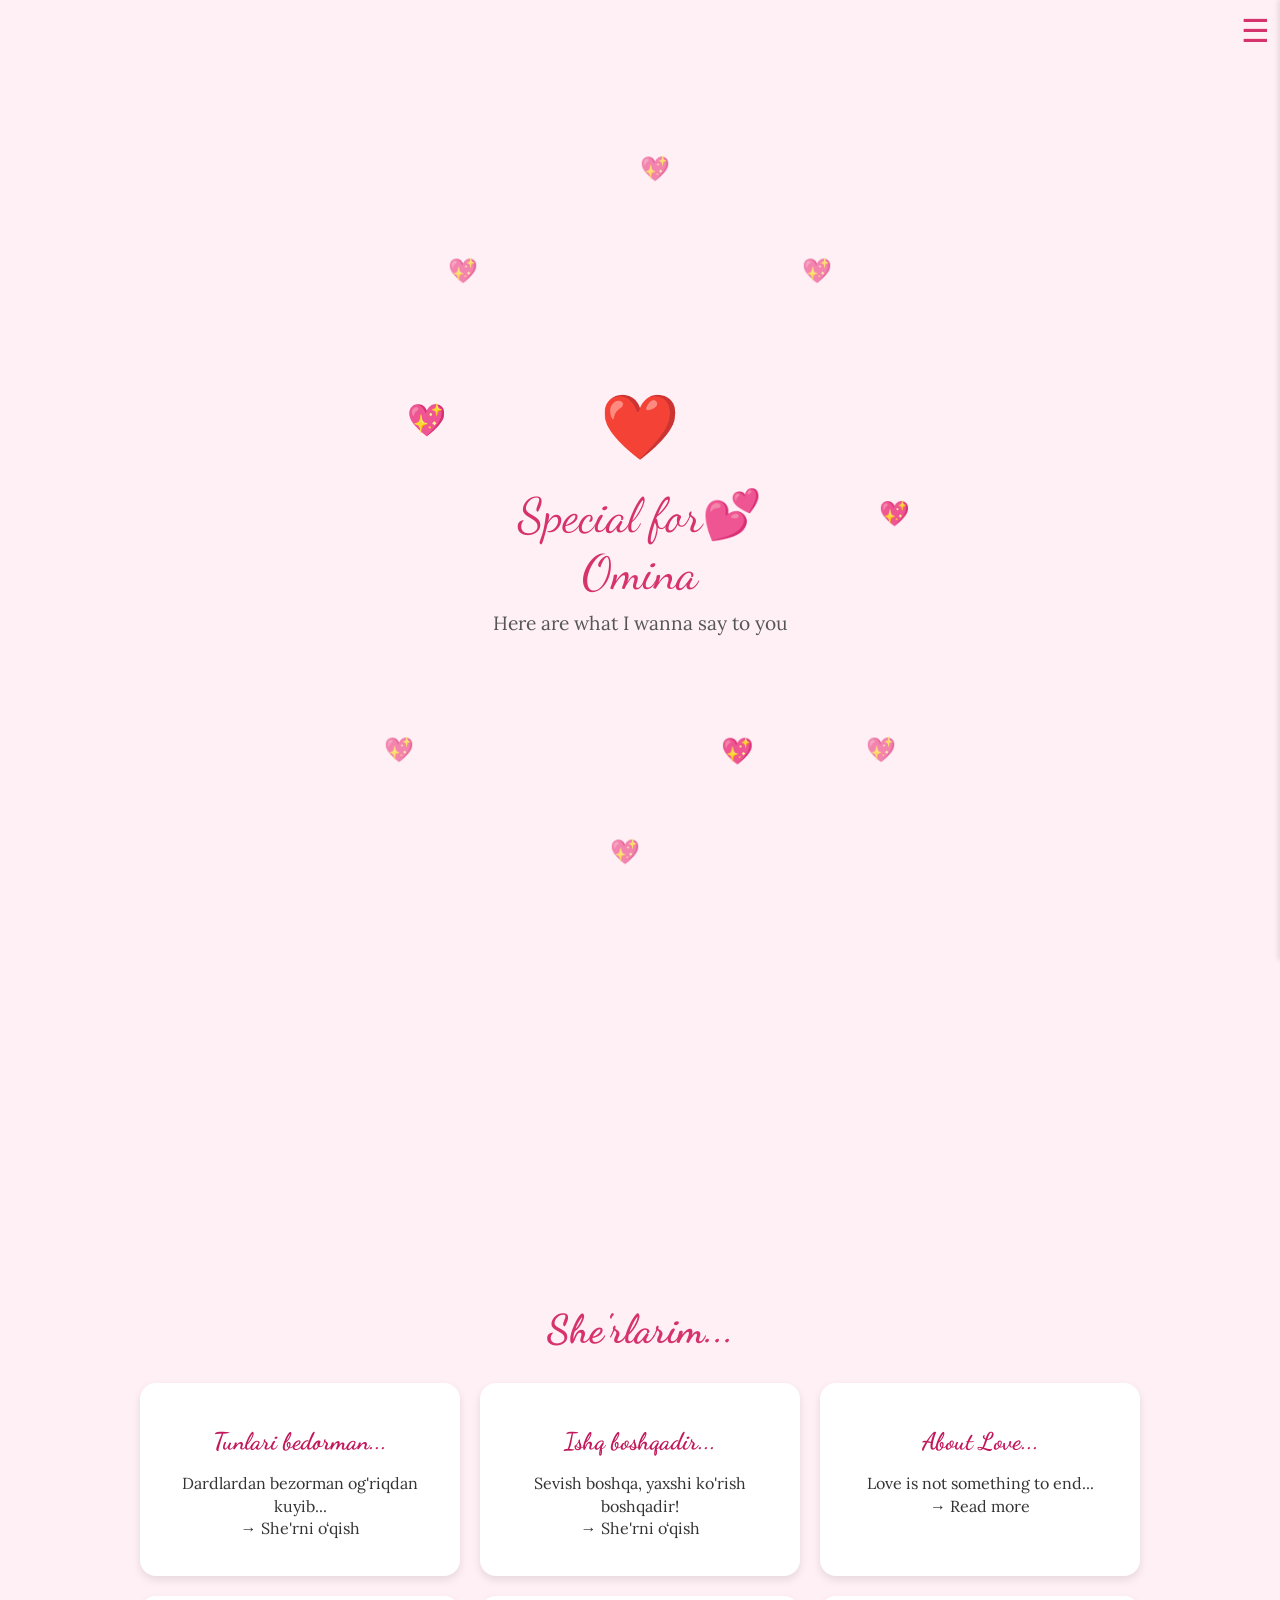
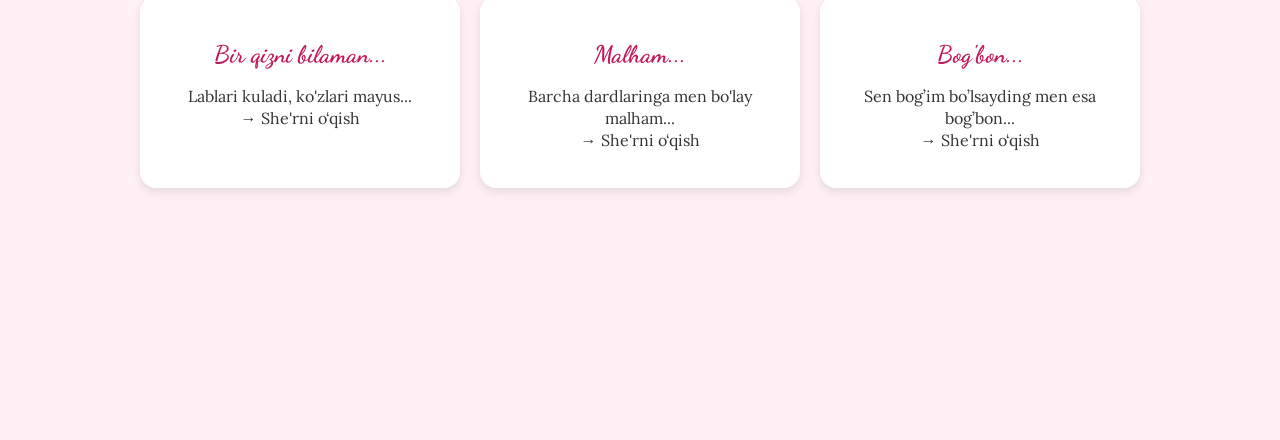
<file: index.html>
<!DOCTYPE html>
<html lang="en">
<head>
  <meta charset="UTF-8" />
  <meta name="viewport" content="width=device-width, initial-scale=1.0, maximum-scale=1.0, user-scalable=no">
  <title>For Omina...</title>
  <link href="https://fonts.googleapis.com/css2?family=Dancing+Script&family=Lora&display=swap" rel="stylesheet">
  <link rel="stylesheet" href="styles.css" />
</head>
<body>

  <!-- Toggle Button -->
  <div class="menu-toggle" onclick="toggleSidebar()">☰</div>

  <!-- Sidebar -->
  <div class="sidebar" id="sidebar">
    <a href="#section1">For Omina...</a>
    <a href="#section2-poems">She'rlarim...</a>
    <a href="msgs.html" target="_blank">Notes</a>
  </div>

  <!-- Section 1: Main -->
  <section id="section1" class="section-page">
    <div class="heart-beat">❤️</div>
    <div class="main-message">Special for💕 <br> Omina </div>
    <div class="sub-message" id="subtitle">Here are what I wanna say to you</div>
    <span class="glow-heart" style="top: 25%; left: 35%;">💖</span>
    <span class="glow-heart" style="top: 25%; right: 35%;">💖</span>
    <span class="glow-heart" style="bottom: 25%; left: 30%;">💖</span>
    <span class="glow-heart" style="bottom: 25%; right: 30%;">💖</span>
    <span class="glow-heart" style="top: 15%; left: 50%;">💖</span>
    <span class="glow-heart" style="bottom: 15%; right: 50%;">💖</span>
  </section>

  <!-- Section 2: Poems -->
  <section id="section2-poems" class="section-page">
    <h2>She'rlarim...</h2>
    <div class="card-container">
      <a href="poems.html#tunlari-bedorman" class="poem-card">
        <h3>Tunlari bedorman...</h3>
        <p>Dardlardan bezorman og'riqdan kuyib...<br>→ She'rni o‘qish</p>
      </a>
      <a href="poems.html#ishq-boshqadir" class="poem-card">
        <h3>Ishq boshqadir...</h3>
        <p>Sevish boshqa, yaxshi ko'rish boshqadir!<br>→ She'rni o‘qish</p>
      </a>
      <a href="poems.html#reflections" class="poem-card">
        <h3>About Love...</h3>
        <p>Love is not something to end...<br>→ Read more</p>
      </a>
      <a href="poems.html#osha-qiz" class="poem-card">
        <h3>Bir qizni bilaman...</h3>
        <p>Lablari kuladi, ko'zlari mayus...<br>→ She'rni o‘qish</p>
      </a>
      <a href="poems.html#tasalli" class="poem-card">
        <h3>Malham...</h3>
        <p>Barcha dardlaringa men bo'lay malham...<br>→ She'rni o‘qish</p>
      </a>
      <a href="poems.html#songgi-satrlar" class="poem-card">
        <h3>Bog'bon...</h3>
        <p>Sen bog’im bo’lsayding men esa bog’bon...<br>→ She'rni o‘qish</p>
      </a>
    </div>
  </section>

  <script>
    const subtitles = [
      "Imtixonlardan o'tganiz bn tabrikleman 😂",
      "Siz bilan men bitta odammiz 😂",
      "Qizil sharf yarasharkan 📮",
      "Ketamizmi hech kim yo'q joylargaa 😁",
      "Ehh, Turkiyaga qachan ketamize 👀",
      "Buyerda sherlar ham bor, endi qo'yaman 😁"
    ];

    let index = 0;
    const subtitleBox = document.getElementById("subtitle");

    function updateSubtitle() {
      subtitleBox.style.opacity = 0;
      setTimeout(() => {
        subtitleBox.textContent = subtitles[index];
        subtitleBox.style.opacity = 1;
        index = (index + 1) % subtitles.length;
      }, 700);
    }

    setInterval(updateSubtitle, 2500);

    function createHeart() {
      const heart = document.createElement('div');
      heart.classList.add('heart');
      heart.textContent = '💖';
      heart.style.left = Math.random() * 100 + 'vw';
      heart.style.top = Math.random() * 100 + 'vh';
      heart.style.fontSize = (Math.random() * 20 + 24) + 'px';
      document.body.appendChild(heart);
      setTimeout(() => heart.remove(), 5000);
    }

    setInterval(createHeart, 350);

    function toggleSidebar() {
      document.getElementById('sidebar').classList.toggle('active');
    }
  </script>

</body>
</html>
</file>
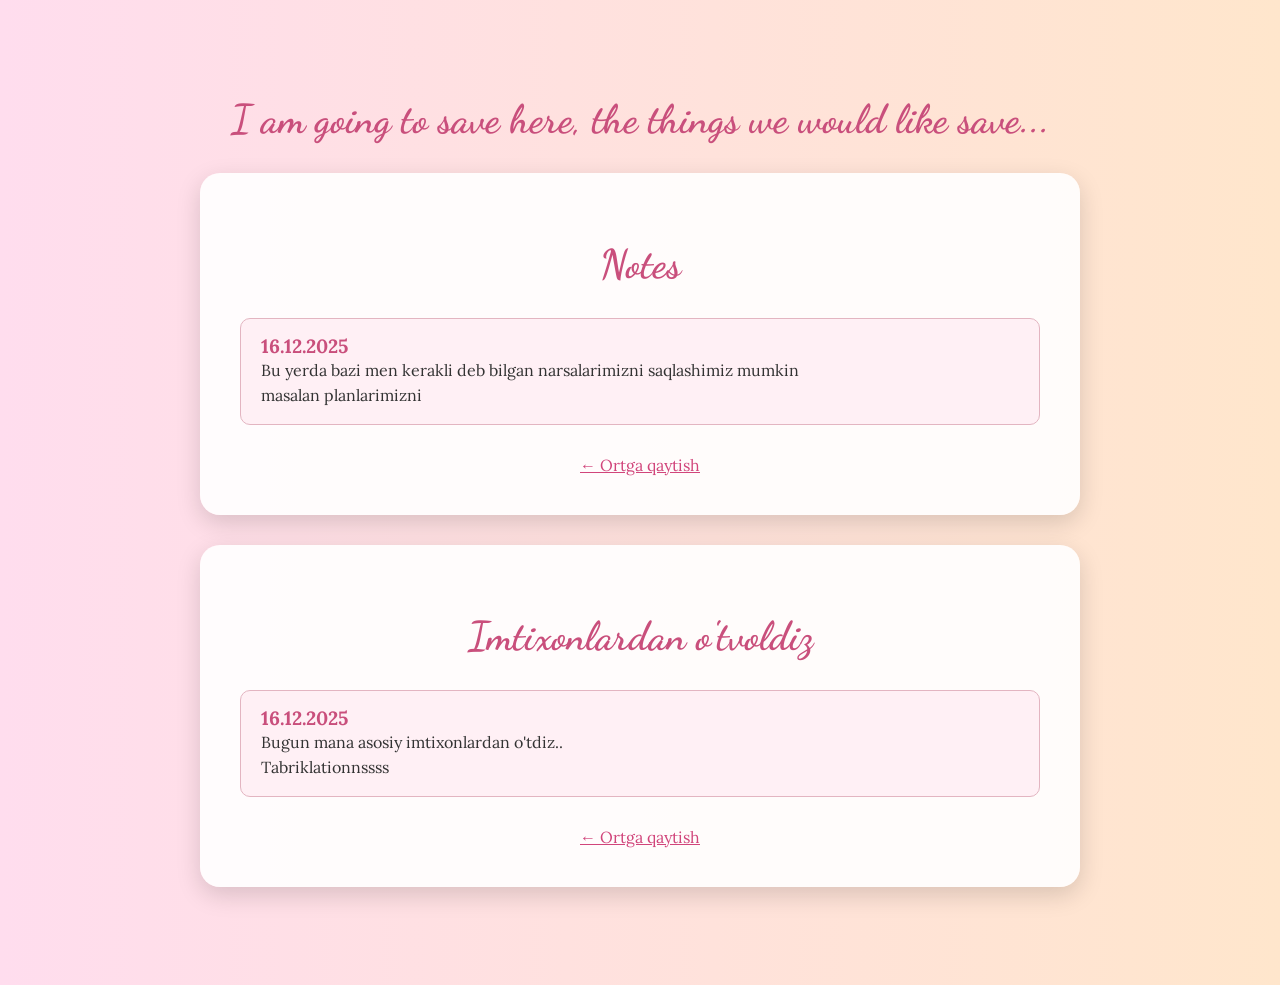
<file: msgs.html>
<!DOCTYPE html>
<html lang="uz">
<head>
  <meta charset="UTF-8">
  <meta name="viewport" content="width=device-width, initial-scale=1.0">
  <title>I wanna say...</title>
  <link href="https://fonts.googleapis.com/css2?family=Dancing+Script&family=Lora&display=swap" rel="stylesheet">
  <link rel="stylesheet" href="poems.css">
</head>
<body>
    <h1>I am going to save here, the things we would like save...</h1>


     <div class="poem-container">
    <h1>Notes</h1>

    <div class="poem" onclick="togglePoem(this)">
      <div class="poem-title">16.12.2025</div>
      <div class="poem-preview">Bu yerda bazi men kerakli deb bilgan narsalarimizni saqlashimiz mumkin <br> masalan planlarimizni</div>
      <div class="poem-full">
      Qachon Turkiyaga ketamizeee 😂 <br>
      </div>
    </div>

    <a href="index.html" class="back-link">← Ortga qaytish</a>
  </div>

  <div class="poem-container">
    <h1>Imtixonlardan o'tvoldiz</h1>

    <div class="poem" onclick="togglePoem(this)">
      <div class="poem-title">16.12.2025</div>
      <div class="poem-preview">Bugun mana asosiy imtixonlardan o'tdiz.. <br>Tabriklationnssss</div>
      <div class="poem-full">
              Bu yutuqlarizni yuvish kerakda, Omina 😂 <br>
              O'zi bitta imtixondan o'tganizi yuvish kere edi, undan keyinam 2tadan o'tdiz. davay bugun yuvamiz 😂
      </div>
    </div>
     <a href="index.html" class="back-link">← Ortga qaytish</a>
  </div>

 

  <script>
    function togglePoem(el) {
      const full = el.querySelector(".poem-full");
      full.style.display = full.style.display === "block" ? "none" : "block";
    }
  </script>
</body>
</html>
</file>
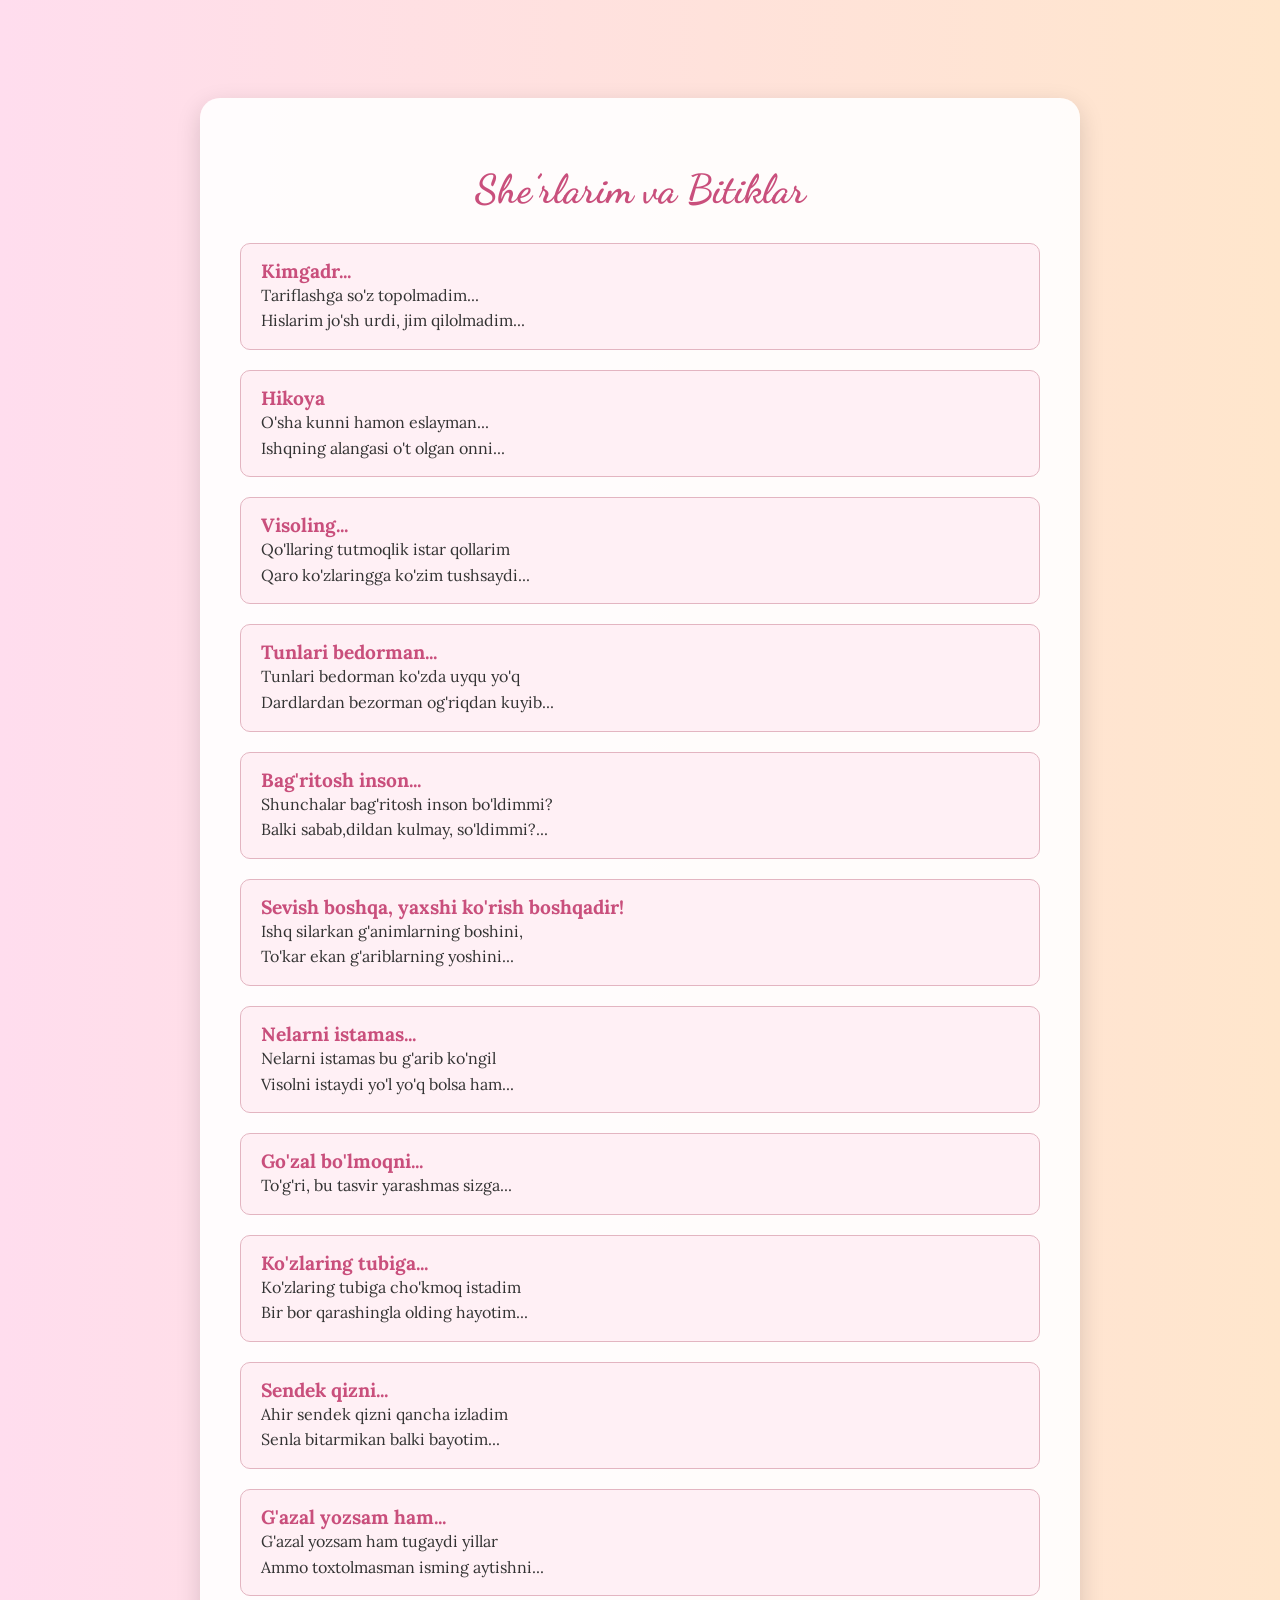
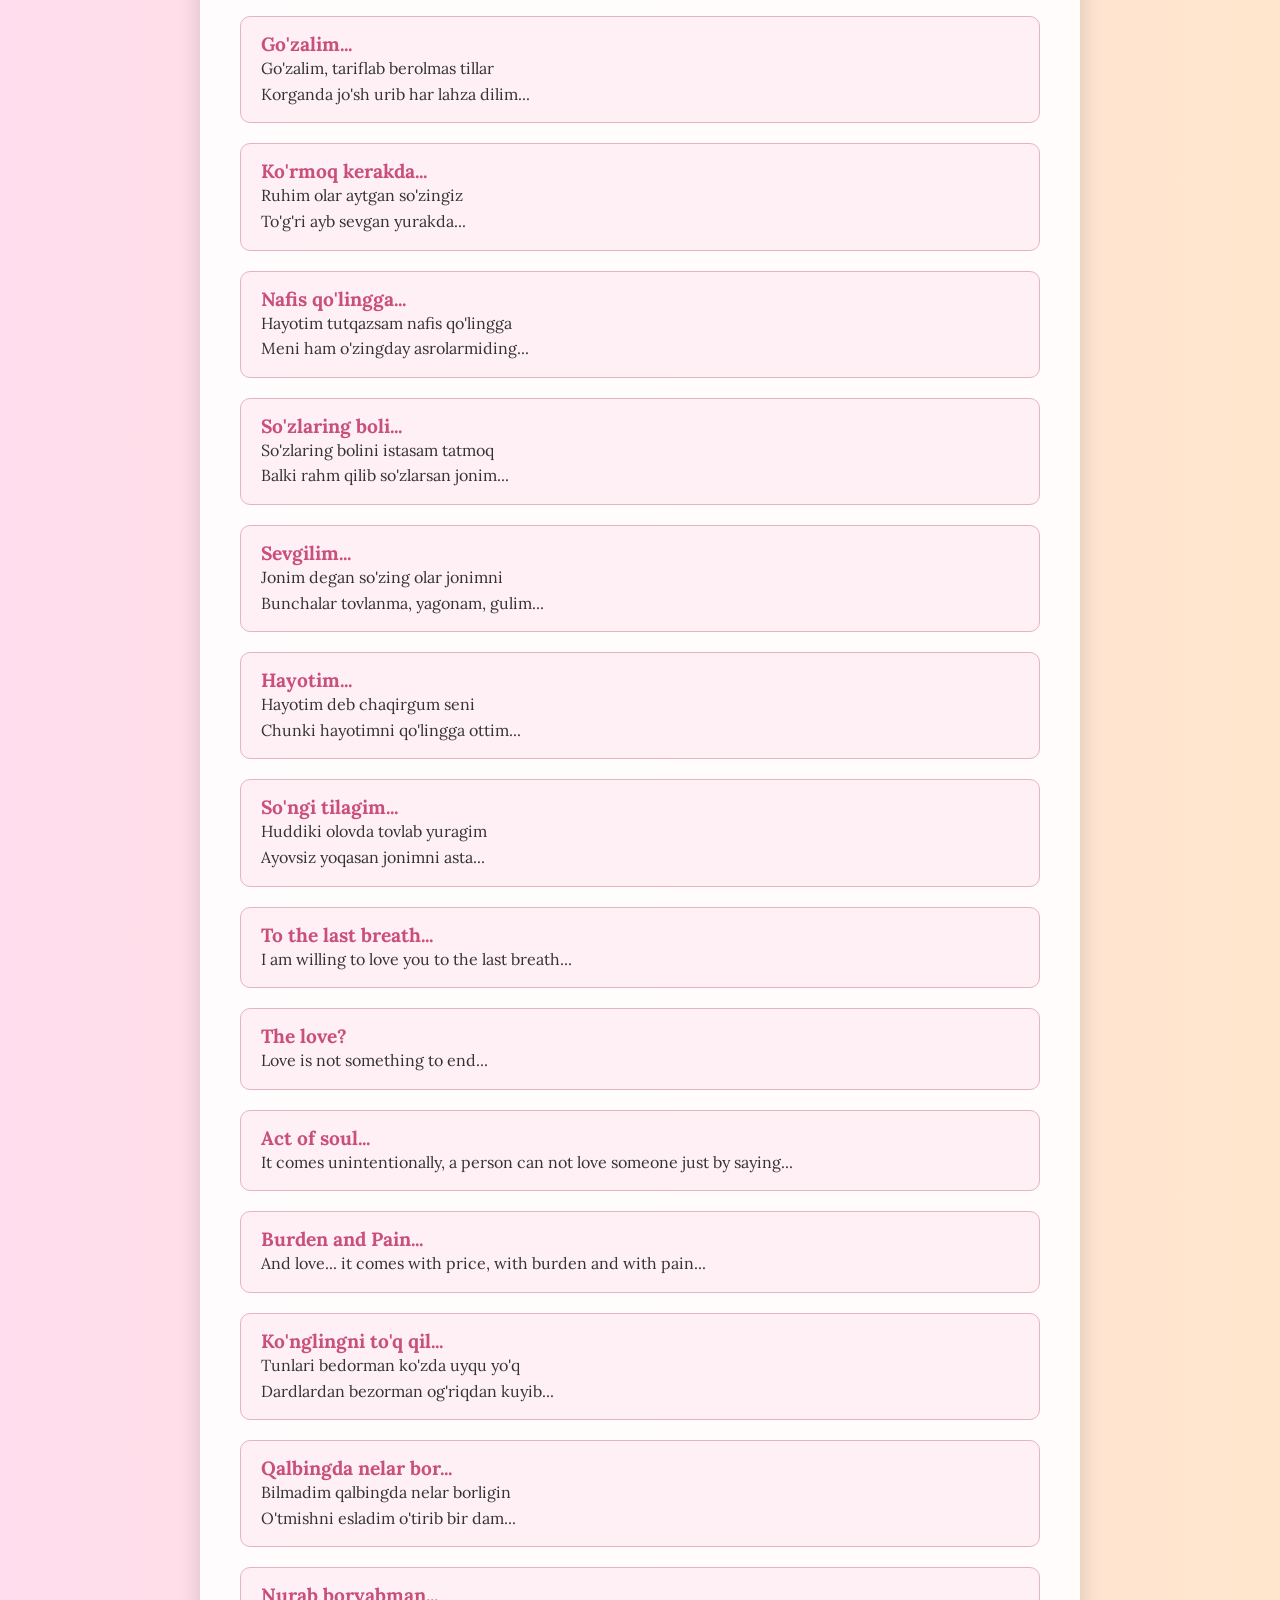
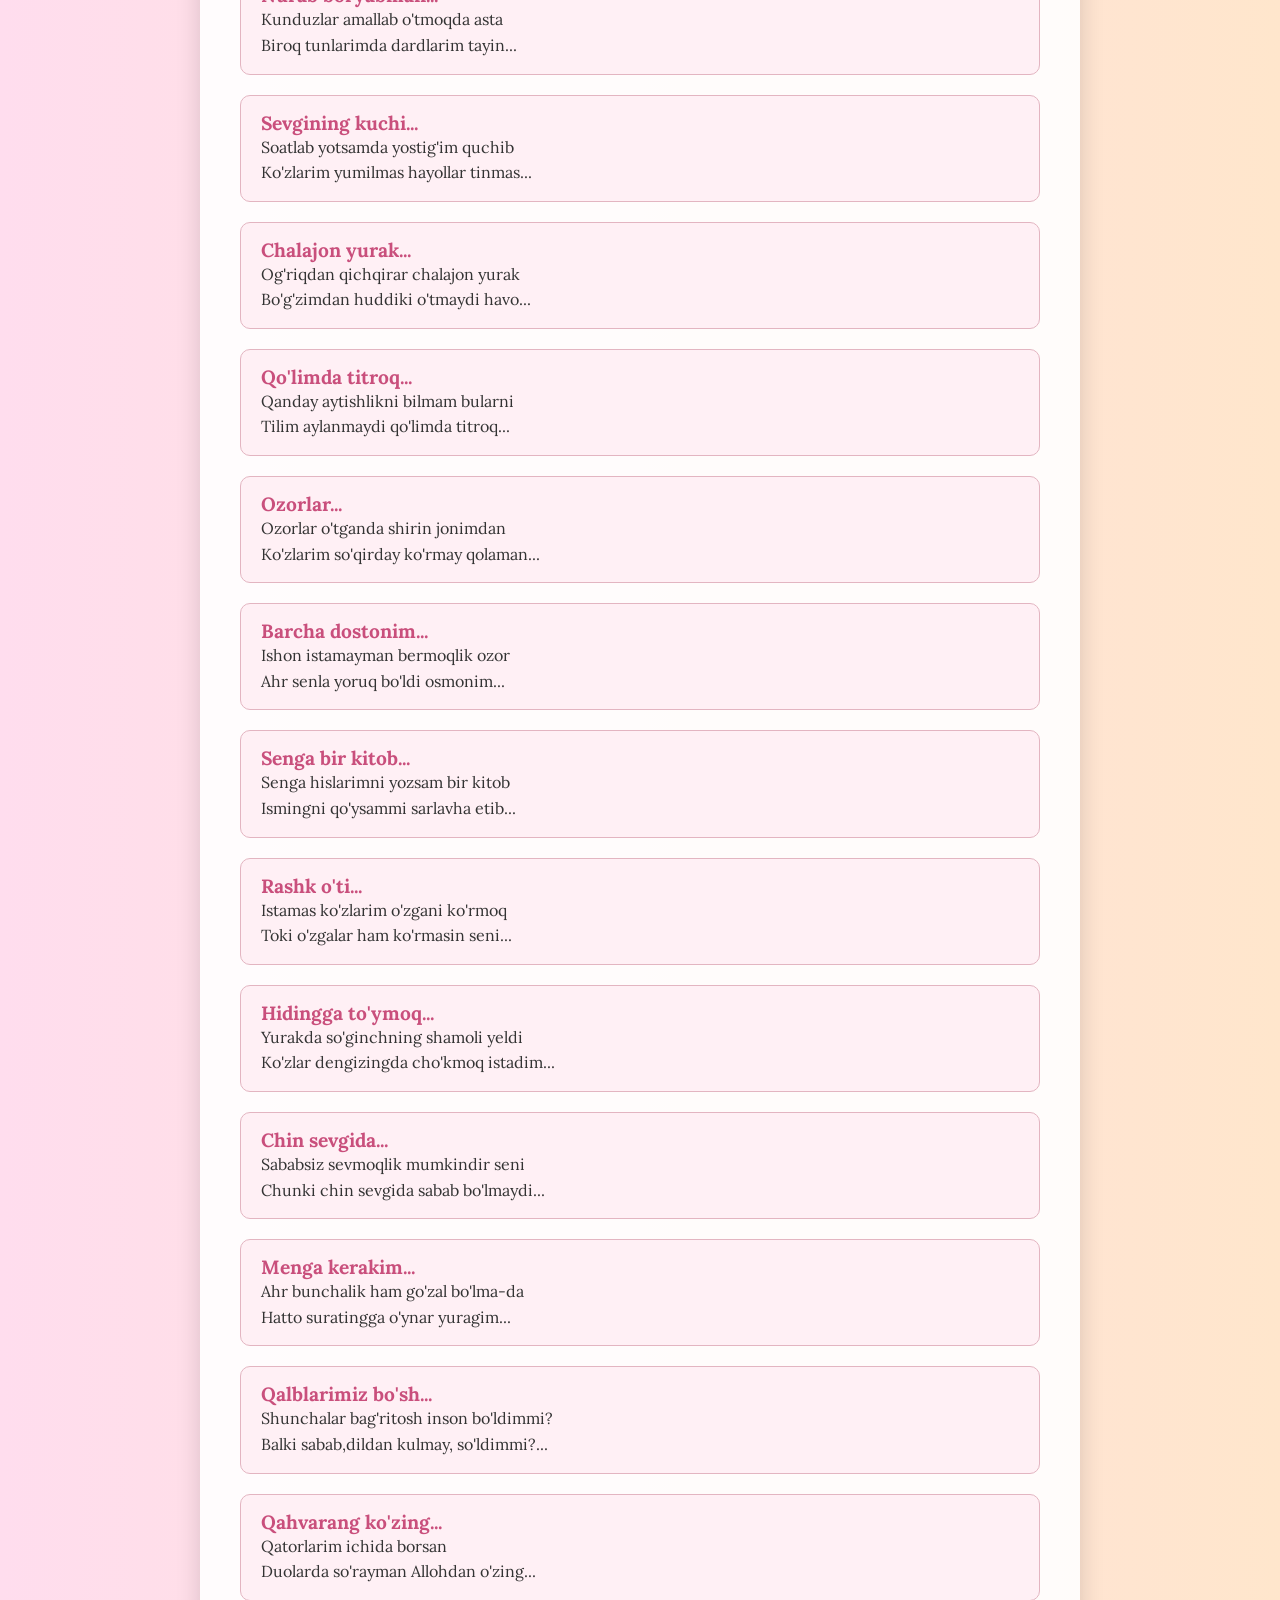
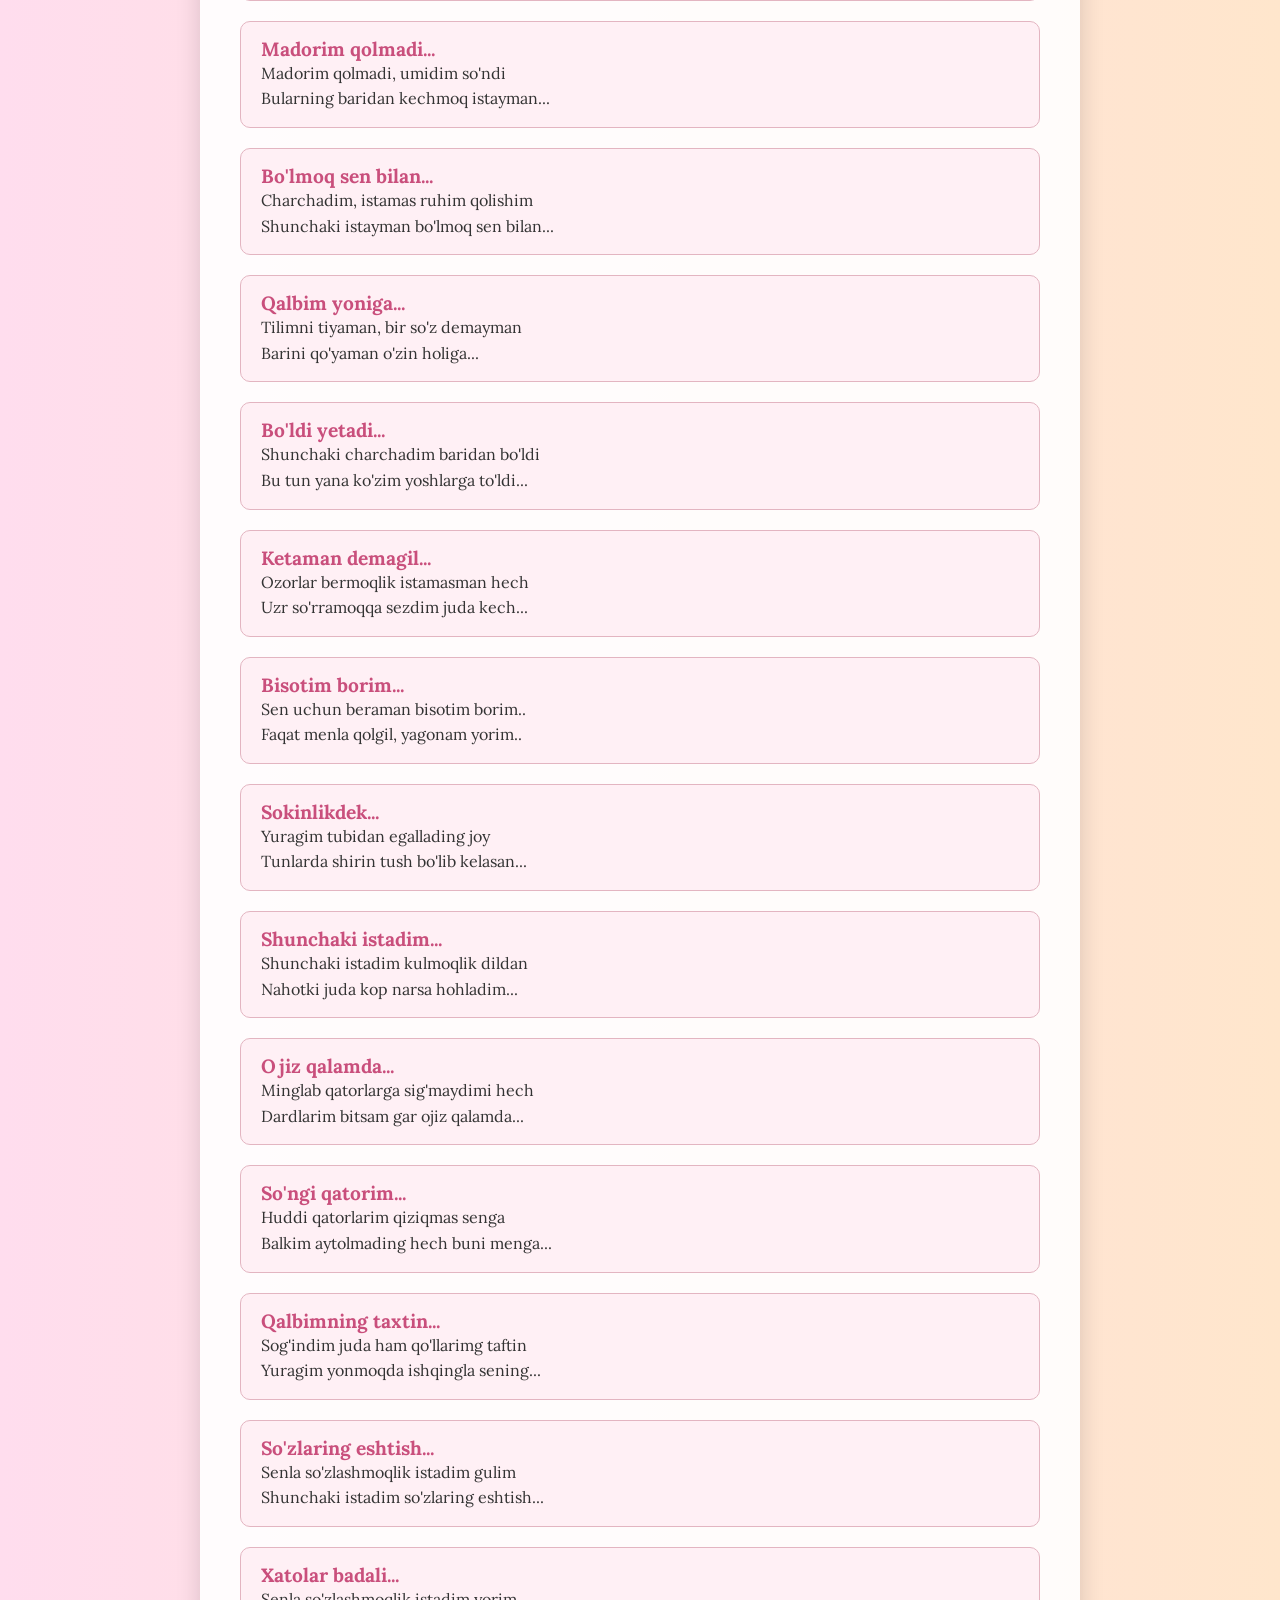
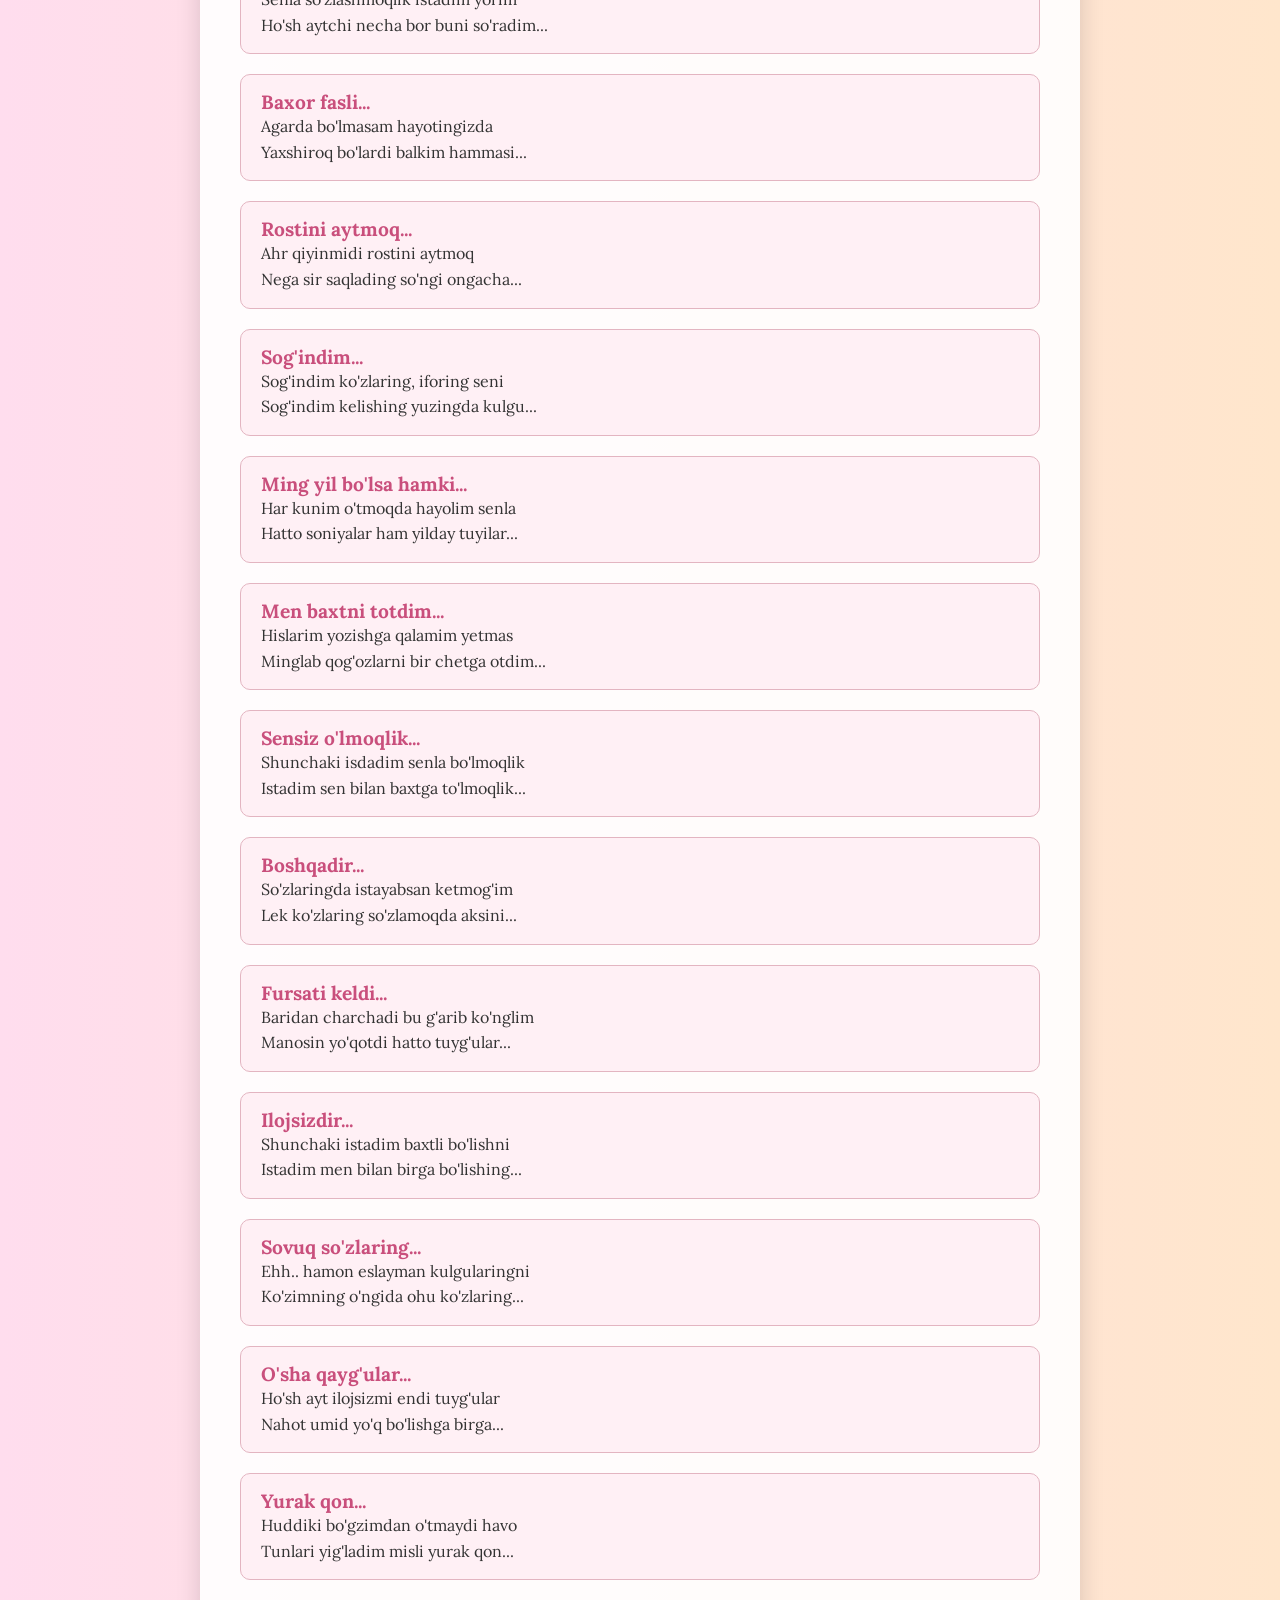
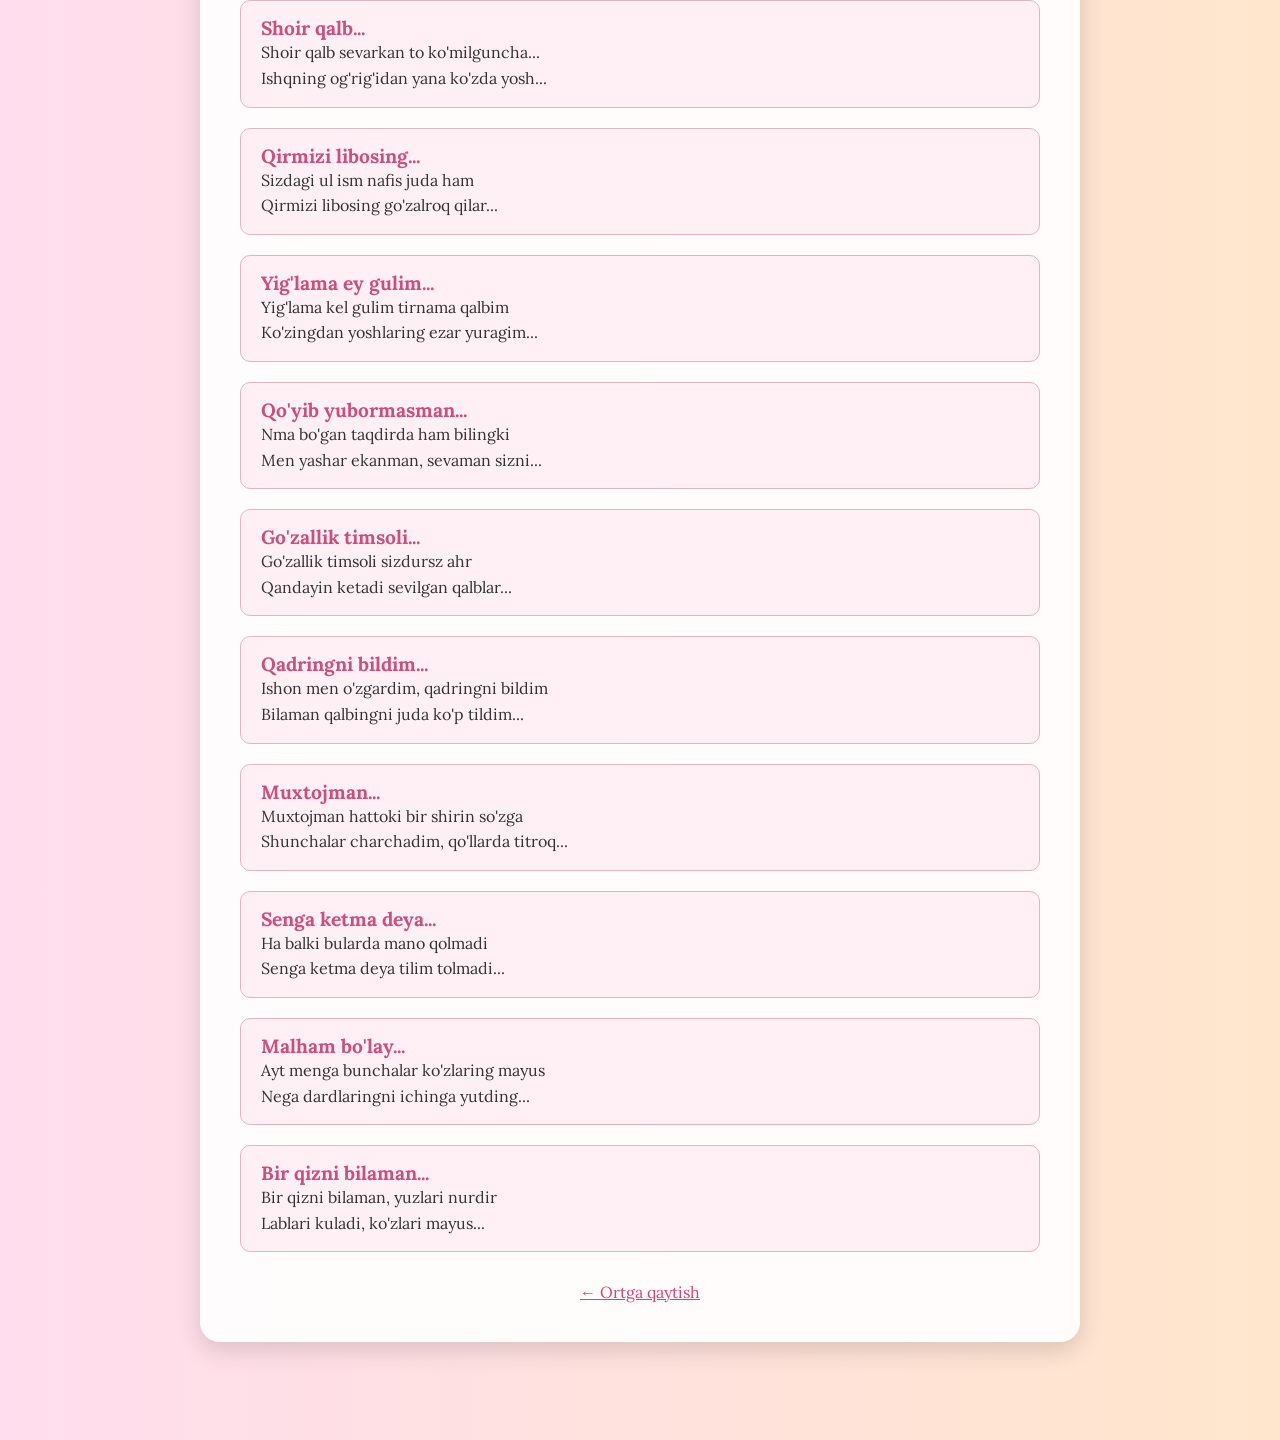
<file: poems.html>
<!DOCTYPE html>
<html lang="uz">
<head>
  <meta charset="UTF-8">
  <meta name="viewport" content="width=device-width, initial-scale=1.0">
  <title>She’rlarim...</title>
  <link href="https://fonts.googleapis.com/css2?family=Dancing+Script&family=Lora&display=swap" rel="stylesheet">
  <link rel="stylesheet" href="poems.css">
</head>
<body>

  <div class="poem-container">
    <h1>She’rlarim va Bitiklar</h1>

    <!-- Eski 1 -->
    <div class="poem" id="kimgadr" onclick="togglePoem(this)">
      <div class="poem-title">Kimgadr...</div>
      <div class="poem-preview">Tariflashga so'z topolmadim...<br>Hislarim jo'sh urdi, jim qilolmadim...</div>
      <div class="poem-full">
Tariflashga so'z topolmadim...
Hislarim jo'sh urdi, jim qilolmadim
Bir bora surating ko'rganda ko'zim
Visoling istadim, lek yetolmadim...

Gul yuzing haqida so'zlamoq uchun...
Bir gulni topmadim, go'zalroq sendan...
Sevgida bu qadar yonaman nechun...
Ishon, oshig'ing yo'q, yaxshiroq mendan...

Yuzingni hattoki yeldan qizg'ondim
Chunki chiroyingi tasvirlab bo'lmas
Surating ko'rdimu, ishqda to'lgondim
Garchi men o'lsam ham, bu sevgim o'lmas...

Ko'zlaring haqida gap ketganida...
Hechkim bilolmaydi holimni meni...
Chunki eng sodiq oshig'ing menman...
Chunki men uchun eng go'zal sensan...

Izladim tubini ko'zing dengizin
Ahr bunchalar ham manoli ko'zlar
Har narsa isbotlar, o'zing tengsizim
Mayin, maftunkor va mazmunli so'zlar...

Ko'zlarim tushmaydi o'zga ko'zlarga
Sababki asirman ko'zing qariga...
Tinglash istamasman o'zga so'zlarga
Sevgim sabab qalbim ko'ngan bariga...

Sen aslo so'rama "-Nega sevdingiz?"
Sababli sevgi bu chin ishq bo'lmaydi
Besabab firoqda yonmoqda ko'ngil
Aytdimku, o'lsam ham, sevgim o'lmaydi...
      </div>
    </div>

    <!-- Eski 2 -->
    <div class="poem" id="hikoya" onclick="togglePoem(this)">
      <div class="poem-title">Hikoya</div>
      <div class="poem-preview">O'sha kunni hamon eslayman...<br>Ishqning alangasi o't olgan onni...</div>
      <div class="poem-full">
--- Meeting ---

O'sha kunni hamon eslayman
Ishqning alangasi o't olgan onni
Ismingni eshitsam hamon titrayman
Huddiki qarashla olasan jonni

Eslayman ko'rganim birinchi marta
Ohista kelarding hayollar surib
Ruhimni jonimdan uzgansan sharta
Ham muzlab, yonganman joyimda turib

Bo'lgandim asiri shirin so'zlaring
Hayollar chalkashib o'zligim bilmay
Shunchalar go'zalmu qaro ko'zlaring
Yuragim sen deya so'zlardi tinmay

O'shanda sen menga birgina boqding
Tariflay olmayman tuygan hissimni
Birgina qarashla yuragim yoqding
Huddiki eritib toshday jisimni

Keyin o'tib ketding yonimdan asta
Titragan tanamni jim qilolmadim
Shu onda aylading sen meni hasta
Har qancha urundim lekn yurolmadim
Ortga qaradim-u lek topolmadim...

Biroq so'ng ko'rmadim ancha vaqt seni
Qidirdim, izladim lek topolmadim
Savollar qiynardi to'xtamay meni
Qalbimning eshigin hech yopolmadim

Tuyg'ular kuchaydi vaqt o'tgan sayin
Huddiki bu yurak emas meniki
Istardm tinglamoq ovozing mayin
Kelsang gar qalbimning qasri seniki

--- Dates ---

Uzoq vaqtlardan so'ng nihoyat ko'rdim
Shu lahza sevgiga va baxtga to'ldim 
Birdan menga qarab so'zlagan chog'ing
Bo'ldi tamomila seniki bo'ldim

Shundan so'ng boshlandi eng go'zal onlar
Huddiki qiziqmas vaqtdagi sonlar
Har safar sen bilan gaplashganimda
Hech kerak bolmasdi o'zga insonlar

Har safar sen bilan uchrashganimda
Ko'zlarim olmasdim nafis yuzingdan
Sen kulib boladek so'zlaganingda
Men sarmast bo'lar edim aytgan so'zingdan

--- Departure ---

Afsuski hislarim tasvirlolmayman
Juda go'zal edi, unutolmayman
Baxtli bolmasmiding men bilan gulim
Nega ketganingni hech tushunolmayman

Eslayman so'ngi bor ko'zimga qarab
Qaytmasman deb yurakka hanjaring sanchding
Men qoldim titroqla sababin so'rab
Sen bo'lsa yuragim ayovsiz yanchding

Ha hamon eslayman qanday yonganim
Ortingdan qo'llarim uzatganimni
Hech narsa deyolmay toshdek qolganim
Jimgina ketishing kuzatganimni

Sen ham his qildingmi nelar bo'lganin
So'zlaring ostida manoni tushunib
Ketgan oningdayoq o'lib bo'lganim
Ahir tugatdingku yuragim tilib

Ketar chog'ing aytgan so'zlaring
Yoshlaring tushardi yuzingdan asta
Alamdan yig'lardi qaro ko'zlaring
Qo'limda qolgandi gullarim dasta

Bilaman sen ham qiynalding ancha
Va lekn jilmayding menga baxt tilab
Hotiralar bor ayt ahr qancha
Sen kunduz kularding, tunlari yig'lab

--- End ---

Senga qizil gullar yoqardi gulim...
Qara barchasini yodimga soldim
Yolgizlik qiynaydi sensizdir dilim
Nihoyat sen sevgan inson bo'loldim
Qabringga qo'ymoqqa atirgul oldim...
      </div>
    </div>

    <!-- Eski 3 -->
    <div class="poem" id="visoling" onclick="togglePoem(this)">
      <div class="poem-title">Visoling...</div>
      <div class="poem-preview">Qo'llaring tutmoqlik istar qollarim<br>Qaro ko'zlaringga ko'zim tushsaydi...</div>
      <div class="poem-full">
Qo'llaring tutmoqlik istar qollarim
Qaro ko'zlaringga ko'zim tushsaydi
Qaniydi sen tomon eltsa yo'llarim
Go'zal visolingni ruhim qumsaydi

O'tgan gal korgandim ko'zlaring mehri
Ichimda hislarni tutib turolmay
Meni o'rab oldi sevgining sehri
Sendan o'zgasini qoldim ko'rolmay

Qolimdan ushlagan oningda meni
Ozligim bilmadim, aqlim yo'qotdim
Shundan buyon quchmoq istarman seni
Izlagan sevgimni men sendan topdim

Hayotim rangin yo'qotdi, kelgin
Qalbim eshigini qoqmadi hechkim 
Sensiz qalb muzlagan nigohingga zor 
Qalbimda yasharsan malikalardek 
Faqat yonimda bo'l ey go'zal dildor
      </div>
    </div>

    <!-- Yangi 1 -->
    <div class="poem" id="tunlari-bedorman" onclick="togglePoem(this)">
      <div class="poem-title">Tunlari bedorman...</div>
      <div class="poem-preview">Tunlari bedorman ko'zda uyqu yo'q<br>Dardlardan bezorman og'riqdan kuyib...</div>
      <div class="poem-full">
Tunlari bedorman ko'zda uyqu yo'q
Dardlardan bezorman og'riqdan kuyib
Ammo sen ko'nglingni qilavergin to'q
Hechqachon ketmasman o'zgasin suyib

Yarador qalbimga ohista so'zlab
Yupattim, aldadim deb holing ayon
Ammo hamon ko'zlar visoling ko'zlab
Taskinni izlaydi boqib har qayon

Bilmadim qalbingda nelar borligin
O'tmishni esladim o'tirib bir dam
Ko'rsayding qanchalik senga zorligim
Balkim kelar eding ko'z yoshla sen ham

Kunduzlar amallab o'tmoqda asta
Biroq tunlarimda dardlarim tayin
Bilmadim tanammi yo qalbim hasta
Lek nurab boryabman soniyalar sayin

Soatlab yotsamda yostig'im quchib
Ko'zlarim yumilmas hayollar tinmas
Nahotki shumidi sevgining kuchi
Nahotki dardlarim ul yorim bilmas

Og'riqdan qichqirar chalajon yurak
Bo'g'zimdan huddiki o'tmaydi havo
Bazi so'zlarimni aytishim kerak
Lek ular dard qo'shar, hech bo'lmas davo

Qanday aytishlikni bilmam bularni
Tilim aylanmaydi qo'limda titroq
Shu sabab yozaman shu qatorlarni
Seni sevamanda hammadan ko'proq

Ozorlar o'tganda shirin jonimdan
Ko'zlarim so'qirday ko'rmay qolaman
Barini so'zlayman bu hayolimdan
Va seni shundayin ko'yga solaman

Ishon istamayman bermoqlik ozor
Ahr senla yoruq bo'ldi osmonim
Bilmaysan qanchalik qalbim senga zor
Shu sabab sengadir barcha dostonim

Vaqtlar kelganida eslarmiz balkim
Ko'zimiz boqishla kulsa baxt ila
Ikkimiz bir uyda topganda taskin
Qo'llarda titrog'u qalbda zilzila

Vaqtlar kelagnida eslolamizmi
Bu devorlardan oshganimizni
Maqtanib hammaga aytolamizmi
Qiyin damda birga qolganimizni

Yuragim tubidan egallading joy
Tunlarda shirin tush bo'lib kelasan
Porlaysan zulmatda hiddi ko'kda oy
Huddi sokinlikdek qalbda yelasan
      </div>
    </div>

    <!-- Yangi 2 -->
    <div class="poem" id="bagritosh" onclick="togglePoem(this)">
      <div class="poem-title">Bag'ritosh inson...</div>
      <div class="poem-preview">Shunchalar bag'ritosh inson bo'ldimmi?<br>Balki sabab,dildan kulmay, so'ldimmi?...</div>
      <div class="poem-full">
Shunchalar bag'ritosh inson bo'ldimmi?
Balki sabab,dildan kulmay, so'ldimmi?
Bari tuyg'ularni yo'qotib asta
Balki ich-ichimdan sinib o'ldimmi?

Ho'sh ayting javoblar tayinmi bizda?
Bundayin savollar tugamas hech ham
Ayting dardingiz yo'qmi yo sizda
Barchani yig'latdi bu dard bu alam

Dunyodan bezigan faqat menni, ho'sh?
Necha ming insonlar osdi o'zini
Ayting menga nega qalblarimiz bo'sh
Chunki inson bilmas aytgan so'zini

Agar bilganida ne demoqlikni
Ranjitilmas edi sababsiz qalbar
Huddiki unitdik biz ko'rmoqlikni
Shu sabab to'plandi hammada dardlar
      </div>
    </div>

    <!-- Yangi 3 -->
    <div class="poem" id="ishq-boshqadir" onclick="togglePoem(this)">
      <div class="poem-title">Sevish boshqa, yaxshi ko'rish boshqadir!</div>
      <div class="poem-preview">Ishq silarkan g'animlarning boshini,<br>To'kar ekan g'ariblarning yoshini...</div>
      <div class="poem-full">
Ishq silarkan g'animlarning boshini,
To'kar ekan g'ariblarning yoshini.
Tan olaman, yedim ishqning oshini,
Ammo taom boshqa, sharob boshqadir!
Sevish boshqa, yaxshi ko'rish boshqadir!

Sevilganning sevgan bilan ishi yo'q,
Nima qilsin, muhabbatga xushi yo'q.
Ishq mevasin chaynay desa tishi yo'q,
Chaynash boshqa, hazm qilish boshqadir!
Sevish boshqa, yaxshi ko'rish boshqadir!

Unutmoqni unutgandan o'rganar,
Sevib qolsa yana ko'ngil o'rtanar.
Bilmaganlar, doim aql o'rgatar,
Aql boshqa, yurak degan boshqadir!
Sevish boshqa, yaxshi ko'rish boshqadir!

Yo'q, ko'ngilga buyruq berib bo'lmaydi,
Uni zo'rlik bilan olib bo'lmaydi.
Axir... axir... majbur sevib bo'lmaydi,
Zo'rlik boshqa, mudom zorlik boshqadir!
Sevish boshqa, yaxshi ko'rish boshqadir!

Sevgan odam sevilganni sud qilar,
Sevgisini rad aylasa dod qilar.
Tag'in zorib, Xudoga faryod qilar,
Gunoh boshqa, savob yo'li boshqadir!
Sevish boshqa, yaxshi ko'rish boshqadir!

Sevilgandan hadeb gunoh izlamang,
Unga sevgi hikmatini so'zlamang.
Bechorani sevolmasa qiynamang,
Siz boshqasiz, uning ko'ngli boshqadir!
Sevish boshqa, yaxshi ko'rish boshqadir!

Odamzotni sevib ko'ngli to'lmagan,
Yo dunyoga sevgi uchun kelmagan.
Hatto Navoiyni yori bo'lmagan,
Shoir boshqa, oshiq g'arib boshqadir!
Sevish boshqa, yaxshi ko'rish boshqadir!

Siz bilmaysiz, yo kimnidir kutar u,
Ko'p kutilgan yorni tushda ko'rar u.
Nasib etsa halolini sevar u!
Halol boshqa, biling, harom boshqadir!
Sevish boshqa, yaxshi ko'rish boshqadir!

Kim biladi, haloliga mehrli,
Unga bo'lgan ishqi sabab qahrli.
Xudo atab qo'yganiga sabrli,
Yor boshqadir, umr yo'ldosh boshqadir!
Sevish boshqa, yaxshi ko'rish boshqadir!

Har kimga ham munosibin beradir,
Sevgan odam jannatda baxt ko'radir.
Biling, sizni Xudoginam sevadir!...
Rob boshqadir, iblis, shayton boshqadir!
Sevish boshqa, yaxshi ko'rish boshqadir!
      </div>
    </div>

    <!-- Yangi 4 -->
    <div class="poem" onclick="togglePoem(this)">
      <div class="poem-title">Nelarni istamas...</div>
      <div class="poem-preview">Nelarni istamas bu g'arib ko'ngil<br>Visolni istaydi yo'l yo'q bolsa ham...</div>
      <div class="poem-full">
Nelarni istamas bu g'arib ko'ngil
Visolni istaydi yo'l yo'q bolsa ham
Nochor oshig'ingni holini ko'rgil
Vasling ila bo'lar dilim hotirjam

So'zlar boshqa va ko'zlarda boshqadur
Ketish boshqa va kechmoqlik boshqadur
      </div>
    </div>

    <!-- Yangi 5 -->
    <div class="poem" onclick="togglePoem(this)">
      <div class="poem-title">Go'zal bo'lmoqni...</div>
      <div class="poem-preview">To'g'ri, bu tasvir yarashmas sizga...</div>
      <div class="poem-full">
To'g'ri, bu tasvir yarashmas sizga
Ahir dunyoning eng go'zal guli, sizdan o'rganganku go'zal bo'lmoqni
      </div>
    </div>

    <!-- Yangi 6 -->
    <div class="poem" onclick="togglePoem(this)">
      <div class="poem-title">Ko'zlaring tubiga...</div>
      <div class="poem-preview">Ko'zlaring tubiga cho'kmoq istadim<br>Bir bor qarashingla olding hayotim...</div>
      <div class="poem-full">
Ko'zlaring tubiga cho'kmoq istadim
Bir bor qarashingla olding hayotim
      </div>
    </div>

    <!-- Yangi 7 -->
    <div class="poem" onclick="togglePoem(this)">
      <div class="poem-title">Sendek qizni...</div>
      <div class="poem-preview">Ahir sendek qizni qancha izladim<br>Senla bitarmikan balki bayotim...</div>
      <div class="poem-full">
Ahir sendek qizni qancha izladim
Senla bitarmikan balki bayotim
      </div>
    </div>

    <!-- Yangi 8 -->
    <div class="poem" onclick="togglePoem(this)">
      <div class="poem-title">G'azal yozsam ham...</div>
      <div class="poem-preview">G'azal yozsam ham tugaydi yillar<br>Ammo toxtolmasman isming aytishni...</div>
      <div class="poem-full">
G'azal yozsam ham tugaydi yillar
Ammo toxtolmasman isming aytishni
Isming aytganda jonlansa tillar
Yuragim istaman sendan qaytishni
      </div>
    </div>

    <!-- Yangi 9 -->
    <div class="poem" onclick="togglePoem(this)">
      <div class="poem-title">Go'zalim...</div>
      <div class="poem-preview">Go'zalim, tariflab berolmas tillar<br>Korganda jo'sh urib har lahza dilim...</div>
      <div class="poem-full">
Go'zalim, tariflab berolmas tillar
Korganda jo'sh urib har lahza dilim
Senga yetolmadi qancha ko'ngillar
Menga tegishlisan chunki sevgilim
      </div>
    </div>

    <!-- Yangi 10 -->
    <div class="poem" onclick="togglePoem(this)">
      <div class="poem-title">Ko'rmoq kerakda...</div>
      <div class="poem-preview">Ruhim olar aytgan so'zingiz<br>To'g'ri ayb sevgan yurakda...</div>
      <div class="poem-full">
Ruhim olar aytgan so'zingiz
To'g'ri ayb sevgan yurakda
Xumor tutar qaro kozingiz
Netay ahir ko'rmoq kerakda...
      </div>
    </div>

    <!-- Yangi 11 -->
    <div class="poem" onclick="togglePoem(this)">
      <div class="poem-title">Nafis qo'lingga...</div>
      <div class="poem-preview">Hayotim tutqazsam nafis qo'lingga<br>Meni ham o'zingday asrolarmiding...</div>
      <div class="poem-full">
Hayotim tutqazsam nafis qo'lingga
Meni ham o'zingday asrolarmiding
Jonimni to'shasam yugan yo'lingga
Sen ham sevdim deya takrorlarmiding
      </div>
    </div>

    <!-- Yangi 12 -->
    <div class="poem" onclick="togglePoem(this)">
      <div class="poem-title">So'zlaring boli...</div>
      <div class="poem-preview">So'zlaring bolini istasam tatmoq<br>Balki rahm qilib so'zlarsan jonim...</div>
      <div class="poem-full">
So'zlaring bolini istasam tatmoq
Balki rahm qilib so'zlarsan jonim
Senga osonmidi ishqim tutatmoq
Seningla aqlimdan ketdi hayolim
      </div>
    </div>

    <!-- Yangi 13 -->
    <div class="poem" onclick="togglePoem(this)">
      <div class="poem-title">Sevgilim...</div>
      <div class="poem-preview">Jonim degan so'zing olar jonimni<br>Bunchalar tovlanma, yagonam, gulim...</div>
      <div class="poem-full">
Jonim degan so'zing olar jonimni
Bunchalar tovlanma, yagonam, gulim
Tutib turolmayman hayajonimni
Bag'rimga bossamda, desam 'sevgilim'
      </div>
    </div>

    <!-- Yangi 14 -->
    <div class="poem" onclick="togglePoem(this)">
      <div class="poem-title">Hayotim...</div>
      <div class="poem-preview">Hayotim deb chaqirgum seni<br>Chunki hayotimni qo'lingga ottim...</div>
      <div class="poem-full">
Hayotim deb chaqirgum seni
Chunki hayotimni qo'lingga ottim
Yondirib kul qilding, sen bugun meni
Aytgan so'zlaringdan alqm yo'qottim
      </div>
    </div>

    <!-- Yangi 15 -->
    <div class="poem" onclick="togglePoem(this)">
      <div class="poem-title">So'ngi tilagim...</div>
      <div class="poem-preview">Huddiki olovda tovlab yuragim<br>Ayovsiz yoqasan jonimni asta...</div>
      <div class="poem-full">
Huddiki olovda tovlab yuragim
Ayovsiz yoqasan jonimni asta
Faqat menikisan, so'ngi tilagim
Sensiz bu qalbim ham bo'lgaydir hasta
      </div>
    </div>

    <!-- Yangi 16 -->
    <div class="poem" id="reflections" onclick="togglePoem(this)">
      <div class="poem-title">To the last breath...</div>
      <div class="poem-preview">I am willing to love you to the last breath...</div>
      <div class="poem-full">
I am willing to love you to the last breath, I am willing to hold you hands to the last moment, I want to see you in my last blink, I want to hear you say that you love me as my last words to listen
      </div>
    </div>

    <!-- Yangi 17 -->
    <div class="poem" onclick="togglePoem(this)">
      <div class="poem-title">The love?</div>
      <div class="poem-preview">Love is not something to end...</div>
      <div class="poem-full">
The love?
Love is not something to end, l
ove is not something you care about that person. 
Love is not being perfect, 
love is not something you can have willingly
      </div>
    </div>

    <!-- Yangi 18 -->
    <div class="poem" onclick="togglePoem(this)">
      <div class="poem-title">Act of soul...</div>
      <div class="poem-preview">It comes unintentionally, a person can not love someone just by saying...</div>
      <div class="poem-full">
It comes unintentionally, a person can not love someone just by saying you love them. Becoz Love is not action of mind or brain. It is act of soul. You love someone only if Allah want you to, you love someone unintentionally, unconditionally, not just becoz they are beautiful, not only becoz you have memeories with them. Not becoz of anything. If you know why you love someone, then that love wont last long, becoz it is worldly, and everything in this world will vanish eventually
      </div>
    </div>

    <!-- Yangi 19 -->
    <div class="poem" onclick="togglePoem(this)">
      <div class="poem-title">Burden and Pain...</div>
      <div class="poem-preview">And love... it comes with price, with burden and with pain...</div>
      <div class="poem-full">
And love...
it comes with price, with burden and with pain... And sometimes the pain is not something you expect to be easy. Becoz it is hard to keep, hard to save. And when I say loving is not easy, I mean it. You realize you love someone mostly when you are in darkness, when you had the times so rough you start to will death. Only then you can realize how much you need that certain percon, only then you can see how much important that person is. 
In darkness... with none.. and with nothing...
At time like this, you only want your loved one to be there, to hold, to lean on. ..
      </div>
    </div>

    <!-- Yangi 20 -->
    <div class="poem" onclick="togglePoem(this)">
      <div class="poem-title">Ko'nglingni to'q qil...</div>
      <div class="poem-preview">Tunlari bedorman ko'zda uyqu yo'q<br>Dardlardan bezorman og'riqdan kuyib...</div>
      <div class="poem-full">
Tunlari bedorman ko'zda uyqu yo'q
Dardlardan bezorman og'riqdan kuyib
Ammo sen ko'nglingni qilavergin to'q
Hechqachon ketmasman o'zgasin suyib

Yarador qalbimga ohista so'zlab
Yupattim, aldadim deb holing ayon
Ammo hamon ko'zlar visoling ko'zlab
Taskinni izlaydi boqib har qayon
      </div>
    </div>

    <!-- Yangi 21 -->
    <div class="poem" onclick="togglePoem(this)">
      <div class="poem-title">Qalbingda nelar bor...</div>
      <div class="poem-preview">Bilmadim qalbingda nelar borligin<br>O'tmishni esladim o'tirib bir dam...</div>
      <div class="poem-full">
Bilmadim qalbingda nelar borligin
O'tmishni esladim o'tirib bir dam
Ko'rsayding qanchalik senga zorligim
Balkim kelar eding ko'z yoshla sen ham
      </div>
    </div>

    <!-- Yangi 22 -->
    <div class="poem" onclick="togglePoem(this)">
      <div class="poem-title">Nurab boryabman...</div>
      <div class="poem-preview">Kunduzlar amallab o'tmoqda asta<br>Biroq tunlarimda dardlarim tayin...</div>
      <div class="poem-full">
Kunduzlar amallab o'tmoqda asta
Biroq tunlarimda dardlarim tayin
Bilmadim tanammi yo qalbim hasta
Lek nurab boryabman soniyalar sayin
      </div>
    </div>

    <!-- Yangi 23 -->
    <div class="poem" onclick="togglePoem(this)">
      <div class="poem-title">Sevgining kuchi...</div>
      <div class="poem-preview">Soatlab yotsamda yostig'im quchib<br>Ko'zlarim yumilmas hayollar tinmas...</div>
      <div class="poem-full">
Soatlab yotsamda yostig'im quchib
Ko'zlarim yumilmas hayollar tinmas
Nahotki shumidi sevgining kuchi
Nahotki dardlarim ul yorim bilmas
      </div>
    </div>

    <!-- Yangi 24 -->
    <div class="poem" onclick="togglePoem(this)">
      <div class="poem-title">Chalajon yurak...</div>
      <div class="poem-preview">Og'riqdan qichqirar chalajon yurak<br>Bo'g'zimdan huddiki o'tmaydi havo...</div>
      <div class="poem-full">
Og'riqdan qichqirar chalajon yurak
Bo'g'zimdan huddiki o'tmaydi havo
Bazi so'zlarimni aytishim kerak
Lek ular dard qo'shar, hech bo'lmas davo
      </div>
    </div>

    <!-- Yangi 25 -->
    <div class="poem" onclick="togglePoem(this)">
      <div class="poem-title">Qo'limda titroq...</div>
      <div class="poem-preview">Qanday aytishlikni bilmam bularni<br>Tilim aylanmaydi qo'limda titroq...</div>
      <div class="poem-full">
Qanday aytishlikni bilmam bularni
Tilim aylanmaydi qo'limda titroq
Shu sabab yozaman shu qatorlarni
Seni sevamanda hammadan ko'proq
      </div>
    </div>

    <!-- Yangi 26 -->
    <div class="poem" onclick="togglePoem(this)">
      <div class="poem-title">Ozorlar...</div>
      <div class="poem-preview">Ozorlar o'tganda shirin jonimdan<br>Ko'zlarim so'qirday ko'rmay qolaman...</div>
      <div class="poem-full">
Ozorlar o'tganda shirin jonimdan
Ko'zlarim so'qirday ko'rmay qolaman
Barini so'zlayman bu hayolimdan
Va seni shundayin ko'yga solaman
      </div>
    </div>

    <!-- Yangi 27 -->
    <div class="poem" onclick="togglePoem(this)">
      <div class="poem-title">Barcha dostonim...</div>
      <div class="poem-preview">Ishon istamayman bermoqlik ozor<br>Ahr senla yoruq bo'ldi osmonim...</div>
      <div class="poem-full">
Ishon istamayman bermoqlik ozor
Ahr senla yoruq bo'ldi osmonim
Bilmaysan qanchalik qalbim senga zor
Shu sabab sengadir barcha dostonim
      </div>
    </div>

    <!-- Yangi 28 -->
    <div class="poem" onclick="togglePoem(this)">
      <div class="poem-title">Senga bir kitob...</div>
      <div class="poem-preview">Senga hislarimni yozsam bir kitob<br>Ismingni qo'ysammi sarlavha etib...</div>
      <div class="poem-full">
Senga hislarimni yozsam bir kitob
Ismingni qo'ysammi sarlavha etib
Ammo dunyolarga etmasman hitob
O'zgalarga isming bormasin yetib
      </div>
    </div>

    <!-- Yangi 29 -->
    <div class="poem" onclick="togglePoem(this)">
      <div class="poem-title">Rashk o'ti...</div>
      <div class="poem-preview">Istamas ko'zlarim o'zgani ko'rmoq<br>Toki o'zgalar ham ko'rmasin seni...</div>
      <div class="poem-full">
Istamas ko'zlarim o'zgani ko'rmoq
Toki o'zgalar ham ko'rmasin seni
Qiyindur qalbimga bu hukm qilmoq
Rashk o'ti doimo yoqadi meni
      </div>
    </div>

    <!-- Yangi 30 -->
    <div class="poem" onclick="togglePoem(this)">
      <div class="poem-title">Hidingga to'ymoq...</div>
      <div class="poem-preview">Yurakda so'ginchning shamoli yeldi<br>Ko'zlar dengizingda cho'kmoq istadim...</div>
      <div class="poem-full">
Yurakda so'ginchning shamoli yeldi
Ko'zlar dengizingda cho'kmoq istadim
Yana o'sha sevging his qilgim keldi
Bir quchib hidingga to'ymoq istadim

Sochlaring silamoq istadim gulim
Istadim... bo'lishing hayotim so'ngi
Sog'inchdan qalb yonar, bezovta ko'ngil
      </div>
    </div>

    <!-- Yangi 31 -->
    <div class="poem" onclick="togglePoem(this)">
      <div class="poem-title">Chin sevgida...</div>
      <div class="poem-preview">Sababsiz sevmoqlik mumkindir seni<br>Chunki chin sevgida sabab bo'lmaydi...</div>
      <div class="poem-full">
Sababsiz sevmoqlik mumkindir seni
Chunki chin sevgida sabab bo'lmaydi
Yuzlab go'zallar sevsa ham meni
Sendan o'zga yuzni qalbim ko'rmaydi
      </div>
    </div>

    <!-- Yangi 32 -->
    <div class="poem" onclick="togglePoem(this)">
      <div class="poem-title">Menga kerakim...</div>
      <div class="poem-preview">Ahr bunchalik ham go'zal bo'lma-da<br>Hatto suratingga o'ynar yuragim...</div>
      <div class="poem-full">
Ahr bunchalik ham go'zal bo'lma-da
Hatto suratingga o'ynar yuragim
Iliq bahordayin gulla, so'lma-da
Nur kabi o'zingsan menga kerakim
      </div>
    </div>

    <!-- Yangi 33 -->
    <div class="poem" onclick="togglePoem(this)">
      <div class="poem-title">Qalblarimiz bo'sh...</div>
      <div class="poem-preview">Shunchalar bag'ritosh inson bo'ldimmi?<br>Balki sabab,dildan kulmay, so'ldimmi?...</div>
      <div class="poem-full">
Shunchalar bag'ritosh inson bo'ldimmi?
Balki sabab,dildan kulmay, so'ldimmi?
Bari tuyg'ularni yo'qotib asta
Balki ich-ichimdan sinib o'ldimmi?

Ho'sh ayting javoblar tayinmi bizda?
Bundayin savollar tugamas hech ham
Ayting dardingiz yo'qmi yo sizda
Barchani yig'latdi bu dard bu alam

Dunyodan bezigan faqat menni, ho'sh?
Necha ming insonlar osdi o'zini
Ayting menga nega qalblarimiz bo'sh
Chunki inson bilmas aytgan so'zini

Agar bilganida ne demoqlikni
Ranjitilmas edi sababsiz qalbar
Huddiki unitdik biz ko'rmoqlikni
Shu sabab to'plandi hammada dardlar
      </div>
    </div>

    <!-- Yangi 34 -->
    <div class="poem" onclick="togglePoem(this)">
      <div class="poem-title">Qahvarang ko'zing...</div>
      <div class="poem-preview">Qatorlarim ichida borsan<br>Duolarda so'rayman Allohdan o'zing...</div>
      <div class="poem-full">
Qatorlarim ichida borsan
Duolarda so'rayman Allohdan o'zing
Yuragim egasi, eng go'zal yorsan
Bir bor eshitsaydim ul shirin so'zing...
Manzilim bo'lsaydi qahvarang ko'zing...
      </div>
    </div>

    <!-- Yangi 35 -->
    <div class="poem" onclick="togglePoem(this)">
      <div class="poem-title">Madorim qolmadi...</div>
      <div class="poem-preview">Madorim qolmadi, umidim so'ndi<br>Bularning baridan kechmoq istayman...</div>
      <div class="poem-full">
Madorim qolmadi, umidim so'ndi
Bularning baridan kechmoq istayman
Ahiri bu qalbim bariga ko'ndi
Bu dunyosidan ketmoq istayman

Charchadim dardlarim etishdan hitob
Kechmoqlik istayman baridan shu on
Ichimda alamlar bo'lar yuz kitob
Senga sevgim ila yashayman hamon
      </div>
    </div>

    <!-- Yangi 36 -->
    <div class="poem" onclick="togglePoem(this)">
      <div class="poem-title">Bo'lmoq sen bilan...</div>
      <div class="poem-preview">Charchadim, istamas ruhim qolishim<br>Shunchaki istayman bo'lmoq sen bilan...</div>
      <div class="poem-full">
Charchadim, istamas ruhim qolishim
Shunchaki istayman bo'lmoq sen bilan
Ko'r mana, dardlarim qay ko'yga solishin
Yonimda qolsayding, bo'lsang men bilan
      </div>
    </div>

    <!-- Yangi 37 -->
    <div class="poem" onclick="togglePoem(this)">
      <div class="poem-title">Qalbim yoniga...</div>
      <div class="poem-preview">Tilimni tiyaman, bir so'z demayman<br>Barini qo'yaman o'zin holiga...</div>
      <div class="poem-full">
Tilimni tiyaman, bir so'z demayman
Barini qo'yaman o'zin holiga
Hatto chaqirsalar endi kelmayman
Shunchaki ketaman qalbim yoniga..
      </div>
    </div>

    <!-- Yangi 38 -->
    <div class="poem" onclick="togglePoem(this)">
      <div class="poem-title">Bo'ldi yetadi...</div>
      <div class="poem-preview">Shunchaki charchadim baridan bo'ldi<br>Bu tun yana ko'zim yoshlarga to'ldi...</div>
      <div class="poem-full">
Shunchaki charchadim baridan bo'ldi
Bu tun yana ko'zim yoshlarga to'ldi
Hattoki bo'g'zimdan havo o'tmadi
Balkim so'ngda qalbim bariga ko'ndi
      </div>
    </div>

    <!-- Yangi 39 -->
    <div class="poem" onclick="togglePoem(this)">
      <div class="poem-title">Ketaman demagil...</div>
      <div class="poem-preview">Ozorlar bermoqlik istamasman hech<br>Uzr so'rramoqqa sezdim juda kech...</div>
      <div class="poem-full">
Ozorlar bermoqlik istamasman hech
Uzr so'rramoqqa sezdim juda kech
Oz qoldi biz baxtli bo'lamiz albat
Ey gulim ketaman demagil faqat
      </div>
    </div>

    <!-- Yangi 40 -->
    <div class="poem" onclick="togglePoem(this)">
      <div class="poem-title">Bisotim borim...</div>
      <div class="poem-preview">Sen uchun beraman bisotim borim..<br>Faqat menla qolgil, yagonam yorim..</div>
      <div class="poem-full">
Sen uchun beraman bisotim borim..
Faqat menla qolgil, yagonam yorim..
      </div>
    </div>

    <!-- Yangi 41 -->
    <div class="poem" onclick="togglePoem(this)">
      <div class="poem-title">Sokinlikdek...</div>
      <div class="poem-preview">Yuragim tubidan egallading joy<br>Tunlarda shirin tush bo'lib kelasan...</div>
      <div class="poem-full">
Yuragim tubidan egallading joy
Tunlarda shirin tush bo'lib kelasan
Porlaysan zulmatda hiddi ko'kda oy
Huddi sokinlikdek qalbda yelasan
      </div>
    </div>

    <!-- Yangi 42 -->
    <div class="poem" onclick="togglePoem(this)">
      <div class="poem-title">Shunchaki istadim...</div>
      <div class="poem-preview">Shunchaki istadim kulmoqlik dildan<br>Nahotki juda kop narsa hohladim...</div>
      <div class="poem-full">
Shunchaki istadim kulmoqlik dildan
Nahotki juda kop narsa hohladim
Ichimdan so'rzlarim chiqolmas tildan
Ayni vaqt o'zimdan g'arib ko'rmadim

Shunchaki istadim baxtni his etish
Dunyoni beringlar demadm ahir
Nahotki qiyinmi orzuga yetish
Bir aytgan so'zimga qildinglar qahr

Shunchaki istadim bo'moqlik ozod
Qolmoq istamadim bu qafasimda
Lek shu sababdan berdingiz ozor
Og'riqni his etdim har nafasimda

Nahotki shunchalar bo'ldingiz befarq
Necha bor so'zladim dardimni sizga
Ko'zyoshim ichiga bolgunimcha g'arq
Bir bor boqmadingiz achinib bizga

Ahiri yetdingiz murodga mana
So'nyabdi umidim endi baridan
Ho'sh ayting nelarni istaysiz yana
Qolmasin so'zingiz qalblar qarida
      </div>
    </div>

    <!-- Yangi 43 -->
    <div class="poem" onclick="togglePoem(this)">
      <div class="poem-title">Ojiz qalamda...</div>
      <div class="poem-preview">Minglab qatorlarga sig'maydimi hech<br>Dardlarim bitsam gar ojiz qalamda...</div>
      <div class="poem-full">
Minglab qatorlarga sig'maydimi hech
Dardlarim bitsam gar ojiz qalamda
Ha balkim bo'lgandir endi juda kech
Yonib kuyib bo'ldim o'zim alamda

Shunchaki hohladim menla qolishing
Hech ham istamadim ozor bermoqlik
Endi iliojsizdur dardim olishing
Sen uchun ozordir meni sevishing

Qatorlar yozaman ko'zlarimda yosh
Qalbimda og'riqga davo izladim
Baxtli bo'larmiding ketsam olib bosh
Sensiz qolib qo'llar bo'ldi muzladi
      </div>
    </div>

    <!-- Yangi 44 -->
    <div class="poem" onclick="togglePoem(this)">
      <div class="poem-title">So'ngi qatorim...</div>
      <div class="poem-preview">Huddi qatorlarim qiziqmas senga<br>Balkim aytolmading hech buni menga...</div>
      <div class="poem-full">
Huddi qatorlarim qiziqmas senga
Balkim aytolmading hech buni menga
Endi bularga hech yetmas madorim
Menimcha bu mening so'ngi qatorim
      </div>
    </div>

    <!-- Yangi 45 -->
    <div class="poem" onclick="togglePoem(this)">
      <div class="poem-title">Qalbimning taxtin...</div>
      <div class="poem-preview">Sog'indim juda ham qo'llarimg taftin<br>Yuragim yonmoqda ishqingla sening...</div>
      <div class="poem-full">
Sog'indim juda ham qo'llarimg taftin
Yuragim yonmoqda ishqingla sening
O'zingniki qil kel qalbimning taxtin
Kel yorim shifo bo'l dardimga mening
      </div>
    </div>

    <!-- Yangi 46 -->
    <div class="poem" onclick="togglePoem(this)">
      <div class="poem-title">So'zlaring eshtish...</div>
      <div class="poem-preview">Senla so'zlashmoqlik istadim gulim<br>Shunchaki istadim so'zlaring eshtish...</div>
      <div class="poem-full">
Senla so'zlashmoqlik istadim gulim
Shunchaki istadim so'zlaring eshtish
Qilgan hatolarim yoqmoqda dilim
Nahotki imkonsiz vaslingga yetish
      </div>
    </div>

    <!-- Yangi 47 -->
    <div class="poem" onclick="togglePoem(this)">
      <div class="poem-title">Xatolar badali...</div>
      <div class="poem-preview">Senla so'zlashmoqlik istadim yorim<br>Ho'sh aytchi necha bor buni so'radim...</div>
      <div class="poem-full">
Senla so'zlashmoqlik istadim yorim
Ho'sh aytchi necha bor buni so'radim
So'zlarim chiqmaydi, yo'qdir madorim
Xatolar badalin yuz bor to'ladim
      </div>
    </div>

    <!-- Yangi 48 -->
    <div class="poem" onclick="togglePoem(this)">
      <div class="poem-title">Baxor fasli...</div>
      <div class="poem-preview">Agarda bo'lmasam hayotingizda<br>Yaxshiroq bo'lardi balkim hammasi...</div>
      <div class="poem-full">
Agarda bo'lmasam hayotingizda
Yaxshiroq bo'lardi balkim hammasi
Bo'lmas edim hatto hayolingizda
Yaxshiroq bo'lardi balkim hammasi

Men ham istamayman qolishni asli
O'zim ham hohlayman ketishni shu on
Hayotimga keldi bir baxor fasli
Sen degan bahorni sog'indim yomon
      </div>
    </div>

    <!-- Yangi 49 -->
    <div class="poem" onclick="togglePoem(this)">
      <div class="poem-title">Rostini aytmoq...</div>
      <div class="poem-preview">Ahr qiyinmidi rostini aytmoq<br>Nega sir saqlading so'ngi ongacha...</div>
      <div class="poem-full">
Ahr qiyinmidi rostini aytmoq
Nega sir saqlading so'ngi ongacha
Imkonin topmading sen ortga qaytmoq 
Kecha sensizlikda yondim tongacha
      </div>
    </div>

    <!-- Yangi 50 -->
    <div class="poem" onclick="togglePoem(this)">
      <div class="poem-title">Sog'indim...</div>
      <div class="poem-preview">Sog'indim ko'zlaring, iforing seni<br>Sog'indim kelishing yuzingda kulgu...</div>
      <div class="poem-full">
Sog'indim ko'zlaring, iforing seni
Sog'indim kelishing yuzingda kulgu
Ishon senga sevgim so'nmaydi meni
Qalbda hamon yonar ishq degan tuyg'u

Sog'indim bormoqlik sening tomonga
Yo'llarim tushsaydi bir bora ko'rsam
Ko'ngil qo'ygan eding mendek yomonga
Mayliga qo'lingda jilmayib o'lsam

Sengacha hayotim edi bir zulmat
Cho'kib borar edim o'z o'ylarimga
Yorqin bir nur bo'lding, ketgandi kulfat
Qo'llaring bosganda ul qo'llarimga
      </div>
    </div>

    <!-- Yangi 51 -->
    <div class="poem" onclick="togglePoem(this)">
      <div class="poem-title">Ming yil bo'lsa hamki...</div>
      <div class="poem-preview">Har kunim o'tmoqda hayolim senla <br>Hatto soniyalar ham yilday tuyilar...</div>
      <div class="poem-full">
Har kunim o'tmoqda hayolim senla 
Hatto soniyalar ham yilday tuyilar 
Tuyg'ular to'fonlar ko'tardi birla
Ko'zimda yoshlarim suvday quyilar

Yuragim yonmoqda sening ishqingda
Ne bo'lsa ham jonim ketmayman hech yon
Kutaman ilimoq sening taftingla
Ming yil bo'lsa hamki, kutarman hamon

Tushun, bu hislarim o'chmaydi hech ham
Qalbim va tanamni yondirar har on
Ishqim tariflashga ming qatorlar kam
Ming yil bo'lsa hamki, sevarman hamon

Ha balkim tugadi sen uchun bari
Ammo gulim sendan kechmam hech qachon
O'rnidan jilmagan tog'lar singari
Ming yil o'tsa hamki, sevarman hamon

Har lahza ismingni takrorlab tilim
Ahir ayt ne qilay yuragim yonsa
Tilsimi sendursan misli qulf dilim
Ne qilay yuragim o'zgadan tonsa
      </div>
    </div>

    <!-- Yangi 52 -->
    <div class="poem" onclick="togglePoem(this)">
      <div class="poem-title">Men baxtni totdim...</div>
      <div class="poem-preview">Hislarim yozishga qalamim yetmas<br>Minglab qog'ozlarni bir chetga otdim...</div>
      <div class="poem-full">
Hislarim yozishga qalamim yetmas
Minglab qog'ozlarni bir chetga otdim
Sog'inching isyoni misli dard ketmas
Sening ko'zlaringla men baxtni totdim
      </div>
    </div>

    <!-- Yangi 53 -->
    <div class="poem" onclick="togglePoem(this)">
      <div class="poem-title">Sensiz o'lmoqlik...</div>
      <div class="poem-preview">Shunchaki isdadim senla bo'lmoqlik<br>Istadim sen bilan baxtga to'lmoqlik...</div>
      <div class="poem-full">
Shunchaki isdadim senla bo'lmoqlik
Istadim sen bilan baxtga to'lmoqlik
Vaqtlar o'tib o'ylab ko'ryabman asta
Nahotki taqdirim sensiz o'lmoqlik

Shunchaki istadim ko'zing ko'rmoqlik
Nahotki qiyinmi meni sevmoqlik
Mening oxirimmi yolg'iz so'lmoqlik
Nahotki taqdirim sensiz o'lmoqlik..)
      </div>
    </div>

    <!-- Yangi 54 -->
    <div class="poem" onclick="togglePoem(this)">
      <div class="poem-title">Boshqadir...</div>
      <div class="poem-preview">So'zlaringda istayabsan ketmog'im<br>Lek ko'zlaring so'zlamoqda aksini...</div>
      <div class="poem-full">
So'zlaringda istayabsan ketmog'im
Lek ko'zlaring so'zlamoqda aksini
Og'riq bersam to'g'rimikn qolmo'gim
So'zlar boshqa va ko'zlarda boshqadur
Ketish boshqa va kechmoqlik boshqadur

Yo'llarimiz aylandida zulmatga
Agar ketsak ikkimiz ikki tomon
Chidaysanmi sen shundayin kulfatga
Ko'rmoq boshqa va tushunmoqlik boshqadir
Ko'zlar boshqa va so'zlaring boshqadur

O'ylagandim sevgi asli og'riqdir
Ammo og'riq hech chalajon qilmasdi
Balkim ular aytgan gaplar to'gridir
Sevmoq boshqa va sevilmoq boshqadur
Sevgi boshqa og'riq boshqa boshqadur

Vadalar ham unut bo'lib so'ngida
Balkim endi unutilar barisi
Hislar o'lsa shu ko'zlarim o'ngida
Qolmoq boshqa vada bermoq boshqadur
Ketish boshqa va kechmoqlik boshqadur
      </div>
    </div>

    <!-- Yangi 55 -->
    <div class="poem" onclick="togglePoem(this)">
      <div class="poem-title">Fursati keldi...</div>
      <div class="poem-preview">Baridan charchadi bu g'arib ko'nglim<br>Manosin yo'qotdi hatto tuyg'ular...</div>
      <div class="poem-full">
Baridan charchadi bu g'arib ko'nglim
Manosin yo'qotdi hatto tuyg'ular
Istamayman o'zim oynada ko'rgim
Axiri bitirdi meni qayg'ular

Tushun istamayman ko'rmoqlik seni
Shunchaki hohlayman yolg'iz qolmoqlik
Shunchaki indama tinch qo'ygin meni
Endi istamayman senla yonmoqlik

Shunchaki charchadim, bo'ldi yetadi
Ahir bu og'riqlar o'ldirdi hislar
Ha, bu sevgimiz ham senla ketadi
Shunchaki men uchun yukdir bu hislar

Shunchaki tushunmaysan, tushuna olmaysan
Qiziqmas bularning hech biri endi
O'zingcha o'ylaysan, kecha olmaysan
Ammo endi ketish fursati keldi

Shunchaki ko'rmaysan ko'ra olmaysan
Ichimda nelar bor, nimalar ayon
Ahr tushun sen menla qola olmaysan
Ketaver istasang, har yon har qayon

Asli ayb sendamas, menda ham emas
Huddiki bu taqdir bir o'yin qildi
Menimcha bular hech men uchun emas
Bu so'zlar yana bir qalbimni tildi
      </div>
    </div>

    <!-- Yangi 56 -->
    <div class="poem" onclick="togglePoem(this)">
      <div class="poem-title">Ilojsizdir...</div>
      <div class="poem-preview">Shunchaki istadim baxtli bo'lishni<br>Istadim men bilan birga bo'lishing...</div>
      <div class="poem-full">
Shunchaki istadim baxtli bo'lishni
Istadim men bilan birga bo'lishing
Hohladim yana ul baxtga to'lishni 
Ammo ilojsizdir menla qolishing
      </div>
    </div>

    <!-- Yangi 57 -->
    <div class="poem" onclick="togglePoem(this)">
      <div class="poem-title">Sovuq so'zlaring...</div>
      <div class="poem-preview">Ehh.. hamon eslayman kulgularingni<br>Ko'zimning o'ngida ohu ko'zlaring...</div>
      <div class="poem-full">
Ehh.. hamon eslayman kulgularingni
Ko'zimning o'ngida ohu ko'zlaring
Ho'sh, ayt yo'qotdingmi tuyg'ularingni
Nega ayt bu qadar sovuq so'zlaring
      </div>
    </div>

    <!-- Yangi 58 -->
    <div class="poem" onclick="togglePoem(this)">
      <div class="poem-title">O'sha qayg'ular...</div>
      <div class="poem-preview">Ho'sh ayt ilojsizmi endi tuyg'ular<br>Nahot umid yo'q bo'lishga birga...</div>
      <div class="poem-full">
Ho'sh ayt ilojsizmi endi tuyg'ular
Nahot umid yo'q bo'lishga birga
Bizni yengoldimi o'sha qayg'ular
Nahot bo'lolmadim men senga tirgak
      </div>
    </div>

    <!-- Yangi 59 -->
    <div class="poem" onclick="togglePoem(this)">
      <div class="poem-title">Yurak qon...</div>
      <div class="poem-preview">Huddiki bo'gzimdan o'tmaydi havo<br>Tunlari yig'ladim misli yurak qon...</div>
      <div class="poem-full">
Huddiki bo'gzimdan o'tmaydi havo
Tunlari yig'ladim misli yurak qon
Nahotki dardimga faqat sen davo
Nasib etarmikan senla otgan tong
      </div>
    </div>

    <!-- Yangi 60 -->
    <div class="poem" onclick="togglePoem(this)">
      <div class="poem-title">Shoir qalb...</div>
      <div class="poem-preview">Shoir qalb sevarkan to ko'milguncha...<br>Ishqning og'rig'idan yana ko'zda yosh...</div>
      <div class="poem-full">
Shoir qalb sevarkan to ko'milguncha

Ishqning og'rig'idan yana ko'zda yosh
Menga kerakmidi dard alam shuncha 
Bilmadim qancha vaqt etarman bardosh
Shoir qalb sevarkan to o'lmaguncha

Visoling humori tutganda har on
Bir bor kel, bag'ritosh bo'lmada buncha
Ahr, men ishqingda yonaman hamon
Shoir qalb sevarkan to ko'milguncha

Ismingni bitgandim qalbimga o'yib
Ketmoqlik afvzalmi menla bo'lguncha?
Visoling istadim baridan to'yib
Ha, shoir sevarkan, o'la o'lguncha

Baridan kechmoqlik osonmidi ayt
Nahotki qolmading tonglar kelguncha
Qol deya yolvordim elsa o'sha payt
Sen kechding men sevdim toki o'lguncha
      </div>
    </div>

    <!-- Yangi 61 -->
    <div class="poem" onclick="togglePoem(this)">
      <div class="poem-title">Qirmizi libosing...</div>
      <div class="poem-preview">Sizdagi ul ism nafis juda ham<br>Qirmizi libosing go'zalroq qilar...</div>
      <div class="poem-full">
Sizdagi ul ism nafis juda ham
Qirmizi libosing go'zalroq qilar
Dunyo go'zallar bo'lishganda jam
Ul yuzing barchasin qalbini tilar

Kipriklar jon olar hanjar misoli
Lablarda bol turar bir nafis gulday
Huddiki sendursan gullar timsoli
Ko'zlaring taskindur sokin bir tunday
      </div>
    </div>

    <!-- Yangi 62 -->
    <div class="poem" onclick="togglePoem(this)">
      <div class="poem-title">Yig'lama ey gulim...</div>
      <div class="poem-preview">Yig'lama kel gulim tirnama qalbim<br>Ko'zingdan yoshlaring ezar yuragim...</div>
      <div class="poem-full">
Yig'lama kel gulim tirnama qalbim
Ko'zingdan yoshlaring ezar yuragim
Yig'lama ey gulim men bo'ldim darding
Sen faqat kulib yur shudir tilagim

Yig'lama ey gulim, bo'lmagin hasta
Kel o'zim yupatay ko'zlaring asta
Men sabab ko'z yoshing to'kilgan bo'lsa
Qo'yib ber men bo'lay senga payvasta
      </div>
    </div>

    <!-- Yangi 63 -->
    <div class="poem" onclick="togglePoem(this)">
      <div class="poem-title">Qo'yib yubormasman...</div>
      <div class="poem-preview">Nma bo'gan taqdirda ham bilingki<br>Men yashar ekanman, sevaman sizni...</div>
      <div class="poem-full">
Nma bo'gan taqdirda ham bilingki
Men yashar ekanman, sevaman sizni
Qo'lingizdan kelgan barin qilingki
Qo'yib yubormasman sizdayin qizni
      </div>
    </div>

    <!-- Yangi 64 -->
    <div class="poem" onclick="togglePoem(this)">
      <div class="poem-title">Go'zallik timsoli...</div>
      <div class="poem-preview">Go'zallik timsoli sizdursz ahr<br>Qandayin ketadi sevilgan qalblar...</div>
      <div class="poem-full">
Go'zallik timsoli sizdursz ahr
Qandayin ketadi sevilgan qalblar
Mayli men chidayman qilsangiz qahr
Siz ila yengilroq bo'lardi dardlar
      </div>
    </div>

    <!-- Yangi 65 -->
    <div class="poem" onclick="togglePoem(this)">
      <div class="poem-title">Qadringni bildim...</div>
      <div class="poem-preview">Ishon men o'zgardim, qadringni bildim<br>Bilaman qalbingni juda ko'p tildim...</div>
      <div class="poem-full">
Ishon men o'zgardim, qadringni bildim
Bilaman qalbingni juda ko'p tildim
Yo'q, endi kech, men kechdim dema
Sensiz hayotimni bir on his qildim
Va sensiz hayotim zulmatdur, bildim
      </div>
    </div>

    <!-- Yangi 66 -->
    <div class="poem" onclick="togglePoem(this)">
      <div class="poem-title">Muxtojman...</div>
      <div class="poem-preview">Muxtojman hattoki bir shirin so'zga<br>Shunchalar charchadim, qo'llarda titroq...</div>
      <div class="poem-full">
Muxtojman hattoki bir shirin so'zga
Shunchalar charchadim, qo'llarda titroq
Nahot, ko'rolmadi o'zimdan o'zga
Ko'zlarda yosh bilan tepganda tuproq

Muxtojman, ozgina iliq so'zlarga
Shunchalar charchadim, muzlaydi tanam
Mayuslik jamlandi quvnoq ko'zlarga
Go'yo kimsasizman, yo'qdir boshpanam

Muxtojman, charchadi yarador dilim
Shunchaki istayman siz ila bo'lmoq
Ketaman deb takror aytsada tilim
Bu yurak istaydi shu yerda qolmoq
      </div>
    </div>

    <!-- Yangi 67 -->
    <div class="poem" onclick="togglePoem(this)">
      <div class="poem-title">Senga ketma deya...</div>
      <div class="poem-preview">Ha balki bularda mano qolmadi<br>Senga ketma deya tilim tolmadi...</div>
      <div class="poem-full">
Ha balki bularda mano qolmadi
Senga ketma deya tilim tolmadi
Juda ham og'ritar bularning bari
Ammo senga hislar hech yo'qolmadi
      </div>
    </div>

    <!-- Yangi 68 -->
    <div class="poem" id="tasalli" onclick="togglePoem(this)">
      <div class="poem-title">Malham bo'lay...</div>
      <div class="poem-preview">Ayt menga bunchalar ko'zlaring mayus<br>Nega dardlaringni ichinga yutding...</div>
      <div class="poem-full">
Urunma, ular hech, tushunolishmaydi
Menga ayt ichingda barcha so'zlaring
Yig'lagan qalbingni ko'rolishmaydi
Men baxtga to'ldiray mayus ko'zlaring

Ayt menga bunchalar ko'zlaring mayus
Nega dardlaringni ichinga yutding
Kel suhbat quramiz bo'lib yuzma-yuz
Nahot armonlaring qo'lidan tutding

Ho'sh aytchi ne sabab ko'zlaringda yosh?
Huddiki bo'g'zingdan o'tmaydi havo
Yetar, ahr shuncha berolding bardosh
Kelgin, men bo'layin bariga davo

Aslo yolg'izmassan, endi yig'lama
Barcha dardlaringa men bo'lay malham
Bardoshim yetmas deb bag'rim tig'lama
Zulmat hayotingda men bo'lay bir sham

Hechkimga aytmading bular hech birin
Yuklar og'irlashdi, chiday olmaysan
Lek hamon so'zlaysan boldayin shirin
Yolg'izlikda chindan kula olmaysan

Kulmaysan, qilsada yuzing tabassum
Ahir, ko'ryabmanku ko'zingda charchoq
Kel, menga ishonib suyangin bir zum
Ahir sezilyabdi qalbingda titroq

Aytmagin sabrimning kosasi to'ldi
Demagin ichimda hislarim o'ldi
      </div>
    </div>

    <!-- Yangi 69 -->
    <div class="poem" id="osha-qiz" onclick="togglePoem(this)">
      <div class="poem-title">Bir qizni bilaman...</div>
      <div class="poem-preview">Bir qizni bilaman, yuzlari nurdir<br>Lablari kuladi, ko'zlari mayus...</div>
      <div class="poem-full">
Bir qizni bilaman, yuzlari nurdir
Lablari kuladi, ko'zlari mayus
Nigohlar qarida dardlari sirdur
Barcha dardlariga bo'lgan yuzma-yuz

Kunduzlar kuladi, gullardan go'zal
Lek tunda ko'zlarda tinmaydi yoshi
U uchun arziydi yozsam ming g'azal
Meni lol qoldirar metin bardoshi

Tariflashga yetmas yuzlab qatorlar
Oydayin jamoli tilimda doston
Mayliga qilayin minglab xatolar
Ul kelgan cho'llar ham bo'ladi bo'ston

Ko'zlarchi, qahvarang manoga boydur
Gul yuzi porlaydi misoli oydur
Chiroyda gullarni uyaltiradi
Va hatto sho'xlikda u jo'shqin soydur
      </div>
    </div>

    <a href="index.html" class="back-link">← Ortga qaytish</a>
  </div>

  <script>
    function togglePoem(el) {
      const full = el.querySelector(".poem-full");
      full.style.display = full.style.display === "block" ? "none" : "block";
    }

    window.addEventListener("DOMContentLoaded", () => {
      if (window.location.hash) {
        const target = document.querySelector(window.location.hash);
        if (target) {
          const poemFull = target.querySelector(".poem-full");
          if (poemFull) poemFull.style.display = "block";
          target.scrollIntoView({ behavior: 'smooth' });
        }
      }
    });
  </script>
</body>
</html>
</file>
<file: styles.css>
/* General styles */
body {
  margin: 0;
  font-family: 'Lora', serif;
  background-color: #fff0f5;
  overflow-x: hidden;
}
html {
  scroll-behavior: smooth;
}

.section-page {
  min-height: 100vh;
  padding: 60px 20px;
  display: flex;
  flex-direction: column;
  align-items: center;
  justify-content: center;
  scroll-snap-align: start;
  position: relative;
}

h2 {
  font-family: 'Dancing Script', cursive;
  font-size: 2.5em;
  color: #d6336c;
  margin-bottom: 30px;
}

.menu-toggle {
  position: fixed;
  top: 10px;
  right: 10px; /* Changed from left to right */
  z-index: 999;
  font-size: 2em;
  cursor: pointer;
  color: #d6336c;
}

.sidebar {
  box-shadow: 2px 0 ;
  position: fixed;
  top: 0;
  right: -250px; /* changed from left: -250px */
  width: 250px;
  height: 100%;
  background-color: #fff0f5;
  box-shadow: -2px 0 5px rgba(0,0,0,0.1); /* flipped the shadow direction */
  padding-top: 60px;
  transition: right 0.3s ease; /* changed from left */
  z-index: 998;
  text-align: center;
}

.sidebar.active {
  right: 0; /* changed from left: 0 */
}


.sidebar a {
  display: block;
  padding: 12px 20px;
  color: #d6336c;
  text-decoration: none;
  font-weight: bold;
}

.sidebar a:hover {
  background-color: #f8d7da;
}

/* Section 1 */
.heart-beat {
  font-size: 4rem;
  animation: heartbeat 1.5s infinite;
}

@keyframes heartbeat {
  0%, 100% { transform: scale(1); }
  50% { transform: scale(1.3); }
}

.main-message {
  font-family: 'Dancing Script', cursive;
  font-size: 3rem;
  color: #d6336c;
  margin-top: 20px;
  text-align: center;
}

.sub-message {
  margin-top: 10px;
  font-size: 1.2em;
  color: #555;
  transition: opacity 0.5s ease;
}

.glow-heart {
  position: absolute;
  font-size: 1.5rem;
  animation: glow 3s infinite ease-in-out;
  opacity: 0.7;
}

@keyframes glow {
  0%, 100% { transform: scale(1); opacity: 0.7; }
  50% { transform: scale(1.5); opacity: 1; }
}

/* Section 2 & Section 4 */
.card-container {
  display: flex;
  flex-wrap: wrap;
  gap: 20px;
  justify-content: center;
  max-width: 1100px;
}

.memory-card,
.poem-card {
  background-color: #fff;
  border-radius: 16px;
  box-shadow: 0 4px 8px rgba(0,0,0,0.1);
  padding: 20px;
  width: 280px;
  text-align: center;
  transition: transform 0.3s ease, box-shadow 0.3s ease;
  text-decoration: none;
  color: #333;
}

.memory-card:hover,
.poem-card:hover {
  transform: translateY(-8px);
  box-shadow: 0 8px 16px rgba(0,0,0,0.2);
}

.memory-card h3,
.poem-card h3 {
  font-family: 'Dancing Script', cursive;
  font-size: 1.5em;
  margin-bottom: 10px;
  color: #c2185b;
}

.memory-card p,
.poem-card p {
  font-size: 1em;
  line-height: 1.4;
}

/* Section 3 - Messages */
.typewriter-container {
  margin-bottom: 30px;
}

.typewriter-text {
  font-size: 1.5em;
  font-weight: bold;
  font-family: 'Lora', serif;
  color: #c2185b;
  border-right: 3px solid #c2185b;
  display: inline-block;
  max-width: 90vw; /* Prevent overflow on small screens */
  overflow: hidden;
  white-space: nowrap;
  animation: typing 4s steps(40, end) infinite, blink 0.75s step-end infinite;
  box-sizing: border-box;
  text-align: center;
}


@keyframes typing {
  from { width: 0; }
  to { width: 100%; }
}

@keyframes blink {
  50% { border-color: transparent; }
}

.message-bubbles {
  display: flex;
  flex-direction: column;
  gap: 12px;
  max-width: 500px;
  margin-bottom: 40px;
}

.bubble {
  padding: 10px 15px;
  border-radius: 20px;
  max-width: 70%;
  font-size: 1em;
  line-height: 1.4;
}

.bubble.left {
  background-color: #fde2e4;
  align-self: flex-start;
}

.bubble.right {
  background-color: #f9c5d1;
  align-self: flex-end;
}

.love-letter {
  background-color: #fff;
  border-radius: 16px;
  padding: 25px;
  box-shadow: 0 6px 12px rgba(0,0,0,0.1);
  max-width: 600px;
  line-height: 1.6;
  font-size: 1em;
  color: #333;
}

/* Floating hearts */
.heart {
  position: absolute;
  animation: float 5s linear infinite;
  pointer-events: none;
  z-index: 0;
}

@keyframes float {
  0% { transform: translateY(0) rotate(0); opacity: 1; }
  100% { transform: translateY(-100vh) rotate(360deg); opacity: 0; }
}

/* Responsive */
@media (max-width: 600px) {
  .memory-card, .poem-card {
    width: 90%;
  }
}
</file>
<file: poems.css>
/* poems.css */
body {
  font-family: 'Lora', serif;
  background: linear-gradient(to right, #ffddee, #ffe6cc);
  padding: 60px 20px;
  color: #333;
}
html {
  scroll-behavior: smooth;
}


.poem-container {
  max-width: 800px;
  background: rgba(255,255,255,0.9);
  margin: 30px auto; /* <-- space between containers */
  padding: 40px;
  border-radius: 20px;
  box-shadow: 0 8px 24px rgba(0,0,0,0.15);
}

h1 {
  font-family: 'Dancing Script', cursive;
  text-align: center;
  color: #c94f7c;
  font-size: 2.5rem;
  margin-bottom: 30px;
}

.poem {
  margin-bottom: 20px;
  cursor: pointer;
  border: 1px solid #e3b5c1;
  border-radius: 10px;
  padding: 15px 20px;
  background-color: #fff0f5;
  transition: background-color 0.3s;
}

.poem:hover {
  background-color: #fff2f6;
}

.poem-title {
  font-weight: bold;
  color: #c94f7c;
  font-size: 1.2rem;
}

.poem-preview,
.poem-full {
  font-size: 1rem;
  line-height: 1.6;
  white-space: pre-line;
}

.poem-full {
  display: none;
  margin-top: 10px;
}

a.back-link {
  display: block;
  text-align: center;
  margin-top: 30px;
  font-size: 1rem;
  color: #d1457b;
  text-decoration: underline;
}
</file>
